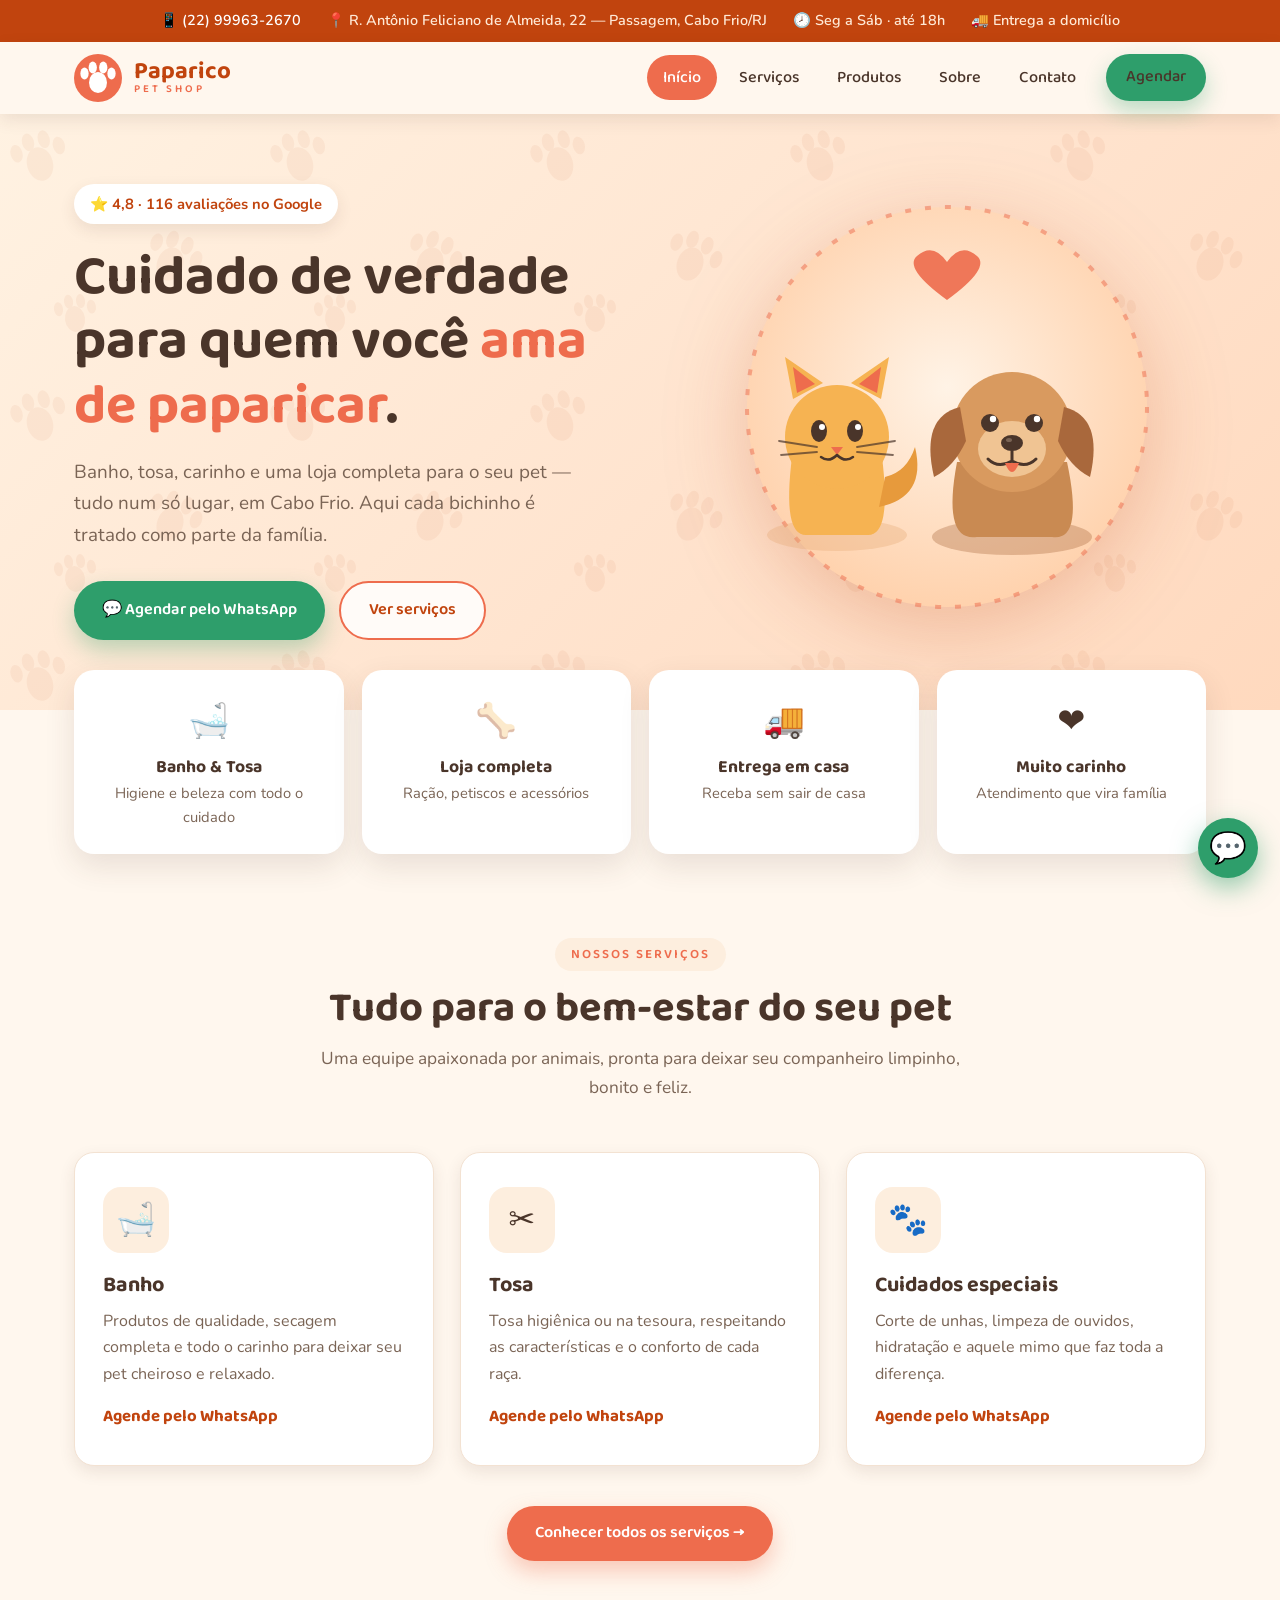
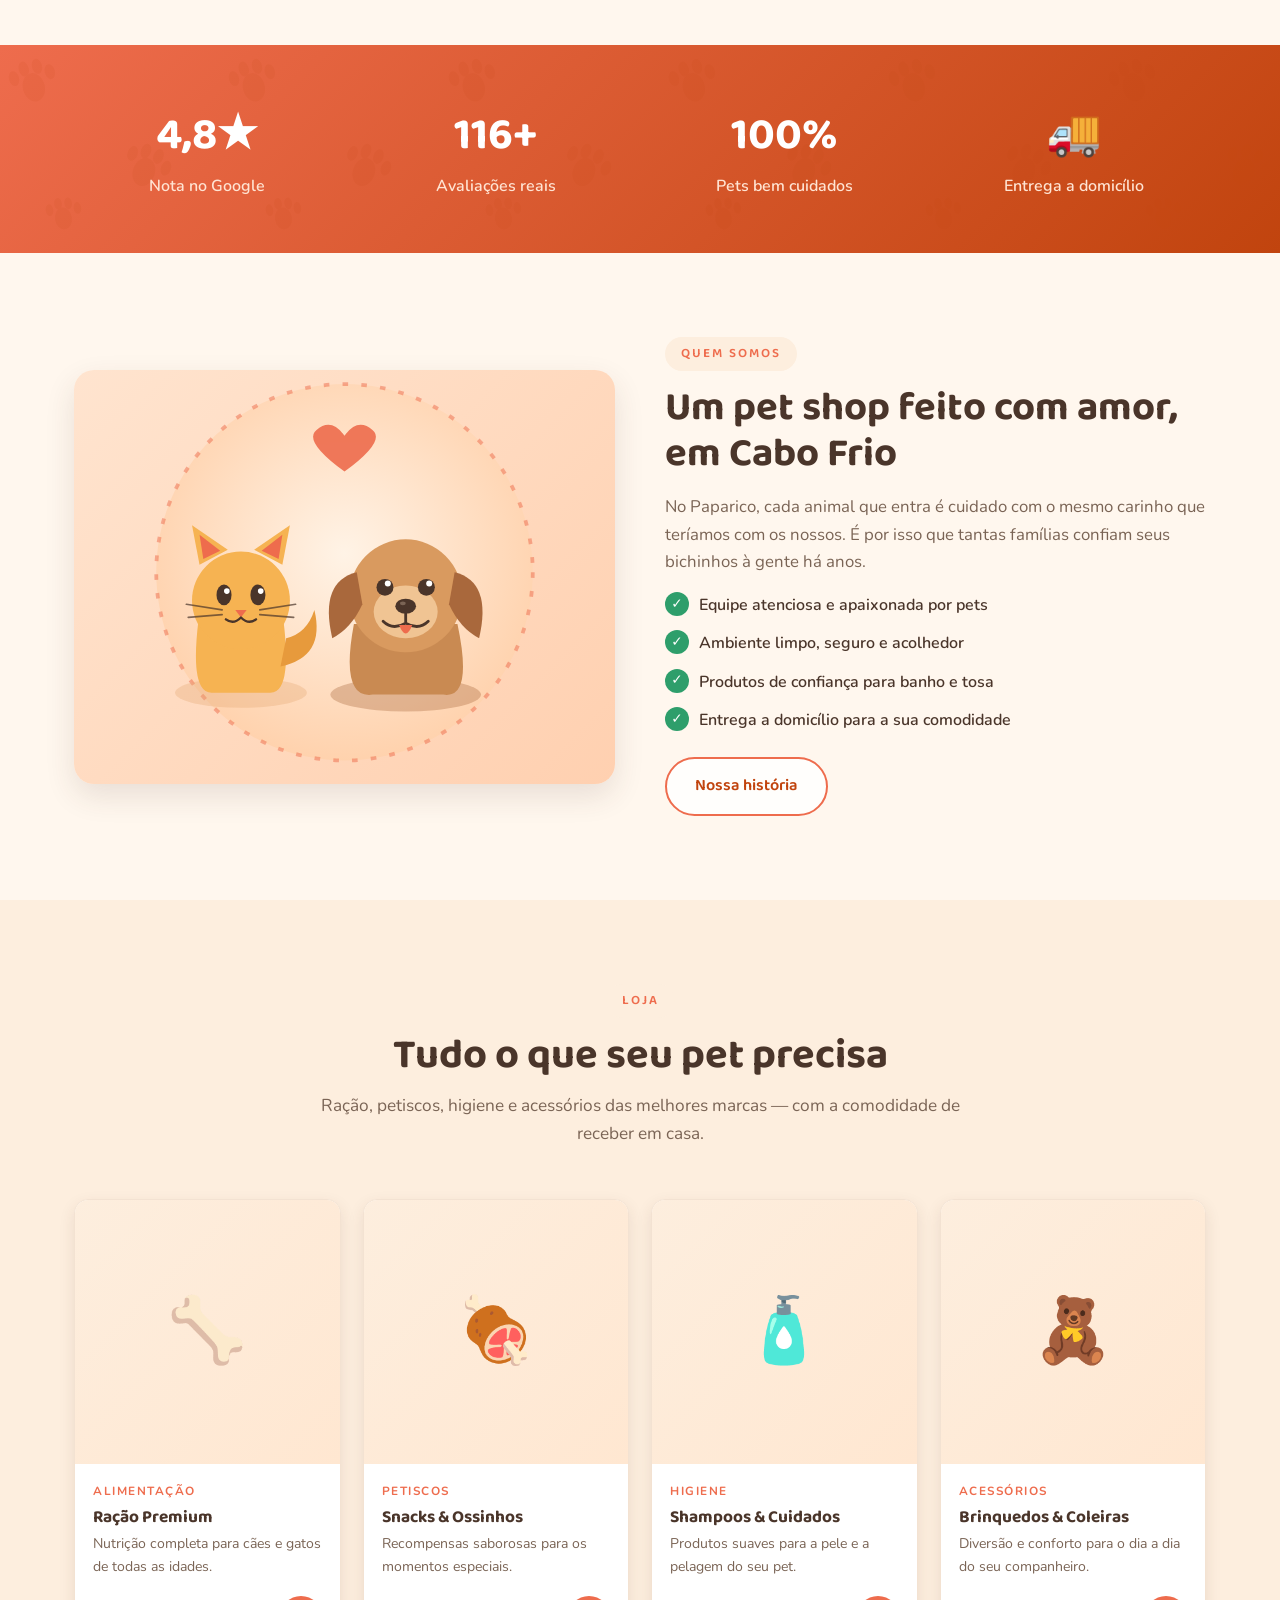
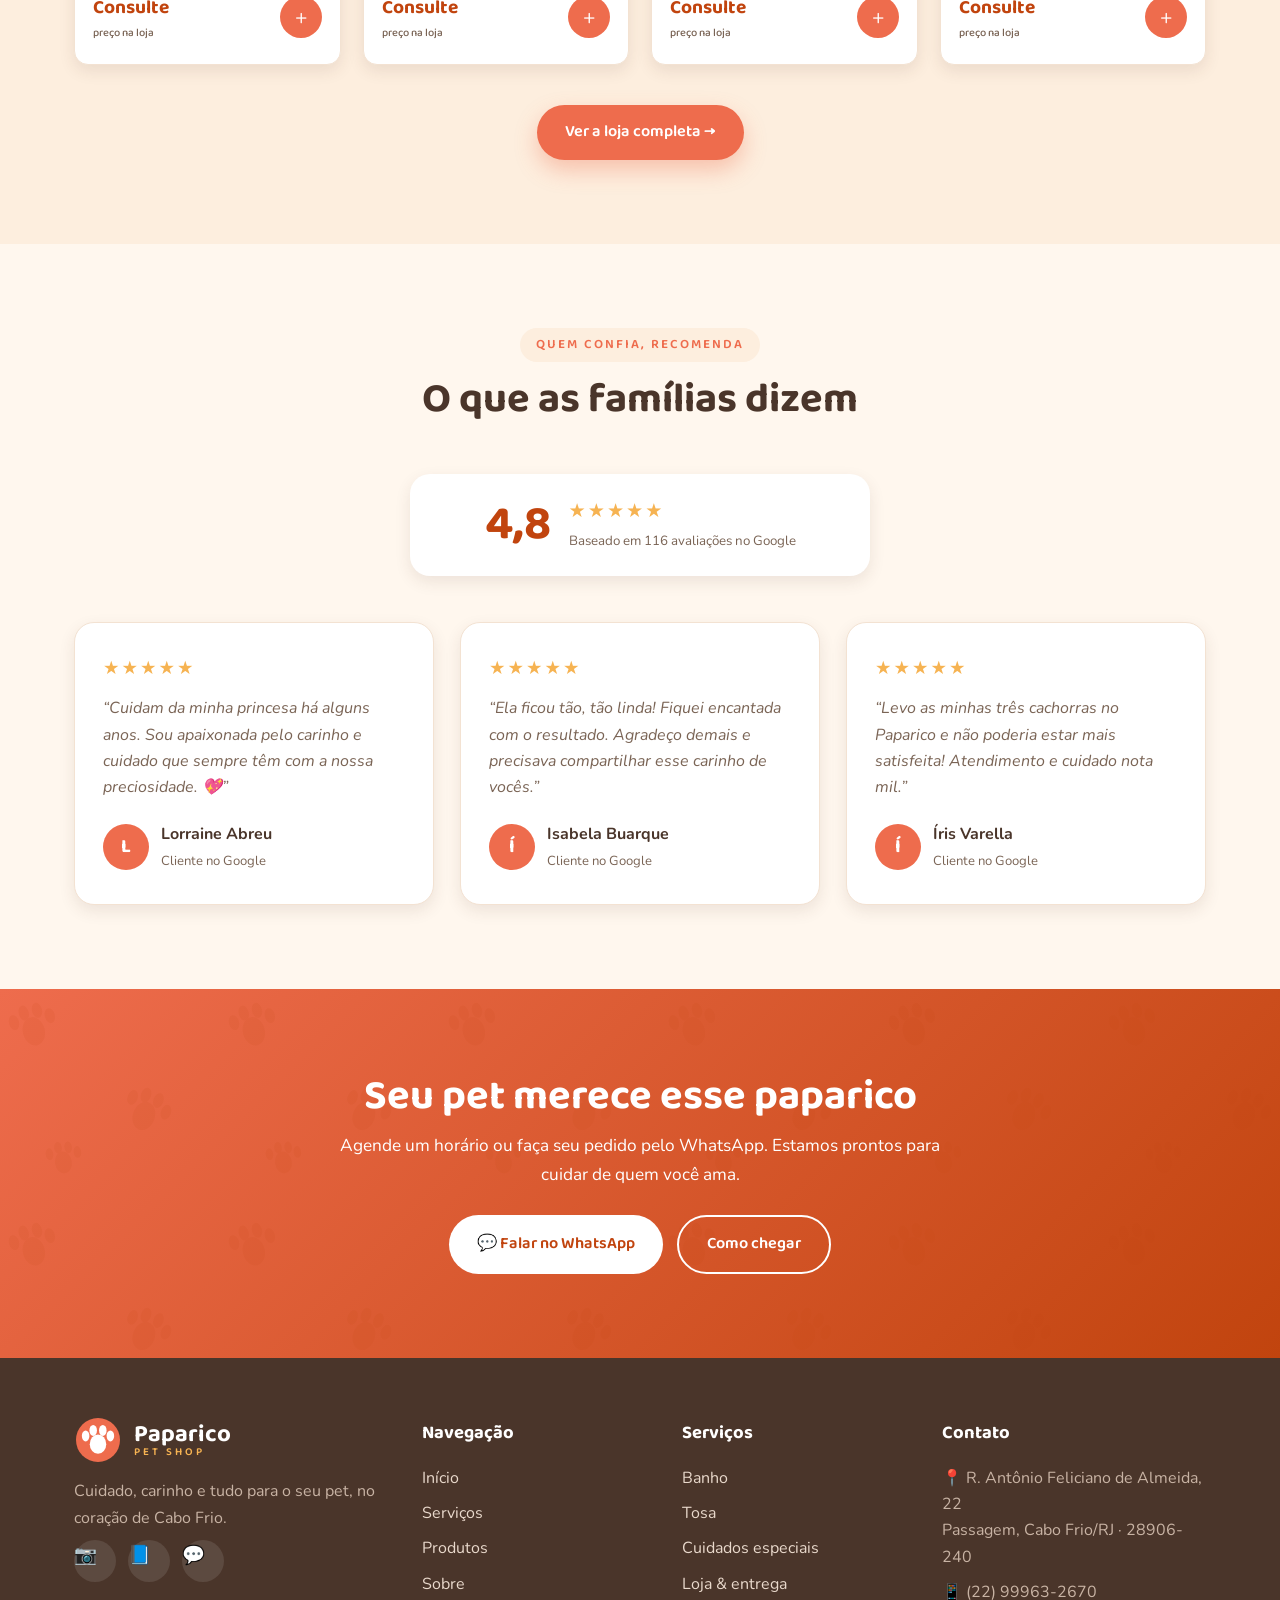
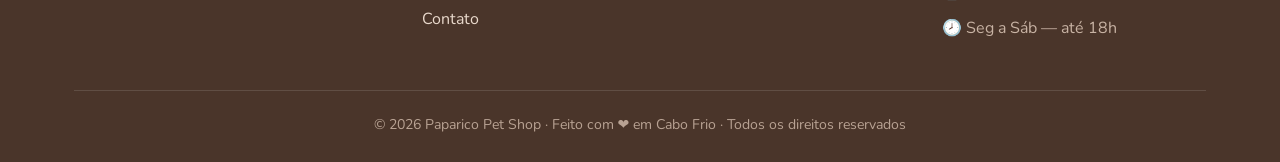
<file: index.html>
<!DOCTYPE html>
<html lang="pt-BR">
<head>
<meta charset="UTF-8">
<meta name="viewport" content="width=device-width, initial-scale=1.0">
<title>Paparico Pet Shop — Banho, Tosa e Loja em Cabo Frio</title>
<meta name="description" content="Paparico Pet Shop em Cabo Frio (RJ): banho, tosa, cuidados especiais e loja com tudo para o seu pet. Nota 4,8 no Google. Entrega a domicílio. Agende pelo WhatsApp.">
<link rel="preconnect" href="https://fonts.googleapis.com">
<link rel="preconnect" href="https://fonts.gstatic.com" crossorigin>
<link href="https://fonts.googleapis.com/css2?family=Baloo+2:wght@500;600;700&family=Nunito:wght@400;600;700&display=swap" rel="stylesheet">
<link rel="stylesheet" href="assets/style.css">
</head>
<body>

<!-- Barra superior -->
<div class="topbar">
  <div class="container">
    <a href="https://wa.me/5522999632670" target="_blank" rel="noopener">📱 (22) 99963-2670</a>
    <span class="addr">📍 R. Antônio Feliciano de Almeida, 22 — Passagem, Cabo Frio/RJ</span>
    <span>🕗 Seg a Sáb · até 18h</span>
    <span>🚚 Entrega a domicílio</span>
  </div>
</div>

<!-- Navegação -->
<header class="nav">
  <div class="nav-inner">
    <a href="index.html" class="logo">
      <svg class="logo-mark" viewBox="0 0 64 64" xmlns="http://www.w3.org/2000/svg">
        <circle cx="32" cy="32" r="32" fill="#ee6c4d"/>
        <g fill="#fff">
          <ellipse cx="32" cy="38" rx="12" ry="14"/>
          <ellipse cx="14" cy="26" rx="5.5" ry="8"/>
          <ellipse cx="25" cy="18" rx="5.5" ry="8"/>
          <ellipse cx="39" cy="18" rx="5.5" ry="8"/>
          <ellipse cx="50" cy="26" rx="5.5" ry="8"/>
        </g>
      </svg>
      <span class="logo-text">Paparico<span>PET SHOP</span></span>
    </a>
    <nav>
      <ul class="nav-links" id="navLinks">
        <li><a href="index.html" class="active">Início</a></li>
        <li><a href="servicos.html">Serviços</a></li>
        <li><a href="produtos.html">Produtos</a></li>
        <li><a href="sobre.html">Sobre</a></li>
        <li><a href="contato.html">Contato</a></li>
        <li class="nav-cta"><a href="https://wa.me/5522999632670" target="_blank" rel="noopener" class="btn btn-whats" style="padding:10px 20px;">Agendar</a></li>
      </ul>
    </nav>
    <button class="nav-toggle" id="navToggle" aria-label="Abrir menu"><span></span><span></span><span></span></button>
  </div>
</header>

<!-- Hero -->
<section class="hero">
  <div class="container">
    <div class="hero-text reveal">
      <span class="hero-badge">⭐ 4,8 · 116 avaliações no Google</span>
      <h1>Cuidado de verdade para quem você <span class="accent">ama de paparicar</span>.</h1>
      <p class="lead">Banho, tosa, carinho e uma loja completa para o seu pet — tudo num só lugar, em Cabo Frio. Aqui cada bichinho é tratado como parte da família.</p>
      <div class="hero-actions">
        <a href="https://wa.me/5522999632670" target="_blank" rel="noopener" class="btn btn-whats">💬 Agendar pelo WhatsApp</a>
        <a href="servicos.html" class="btn btn-ghost">Ver serviços</a>
      </div>
    </div>
    <div class="hero-visual reveal">
      <img class="blob" src="assets/hero-pets.svg" alt="Ilustração de um cachorro e um gato felizes">
    </div>
  </div>
</section>

<!-- Cards rápidos -->
<div class="container">
  <div class="quick">
    <div class="card reveal"><div class="ic">🛁</div><h4>Banho & Tosa</h4><p>Higiene e beleza com todo o cuidado</p></div>
    <div class="card reveal"><div class="ic">🦴</div><h4>Loja completa</h4><p>Ração, petiscos e acessórios</p></div>
    <div class="card reveal"><div class="ic">🚚</div><h4>Entrega em casa</h4><p>Receba sem sair de casa</p></div>
    <div class="card reveal"><div class="ic">❤️</div><h4>Muito carinho</h4><p>Atendimento que vira família</p></div>
  </div>
</div>

<!-- Serviços -->
<section class="section">
  <div class="container">
    <div class="sec-head reveal">
      <span class="kicker">Nossos serviços</span>
      <h2>Tudo para o bem-estar do seu pet</h2>
      <p>Uma equipe apaixonada por animais, pronta para deixar seu companheiro limpinho, bonito e feliz.</p>
    </div>
    <div class="grid-3">
      <div class="service-card reveal">
        <div class="icon-wrap">🛁</div>
        <h3>Banho</h3>
        <p>Produtos de qualidade, secagem completa e todo o carinho para deixar seu pet cheiroso e relaxado.</p>
        <span class="price">Agende pelo WhatsApp</span>
      </div>
      <div class="service-card reveal">
        <div class="icon-wrap">✂️</div>
        <h3>Tosa</h3>
        <p>Tosa higiênica ou na tesoura, respeitando as características e o conforto de cada raça.</p>
        <span class="price">Agende pelo WhatsApp</span>
      </div>
      <div class="service-card reveal">
        <div class="icon-wrap">🐾</div>
        <h3>Cuidados especiais</h3>
        <p>Corte de unhas, limpeza de ouvidos, hidratação e aquele mimo que faz toda a diferença.</p>
        <span class="price">Agende pelo WhatsApp</span>
      </div>
    </div>
    <div style="text-align:center;margin-top:40px;" class="reveal">
      <a href="servicos.html" class="btn btn-primary">Conhecer todos os serviços →</a>
    </div>
  </div>
</section>

<!-- Faixa de números -->
<section class="band section-sm">
  <div class="container">
    <div class="stats">
      <div class="reveal"><div class="num">4,8★</div><div class="lbl">Nota no Google</div></div>
      <div class="reveal"><div class="num">116+</div><div class="lbl">Avaliações reais</div></div>
      <div class="reveal"><div class="num">100%</div><div class="lbl">Pets bem cuidados</div></div>
      <div class="reveal"><div class="num">🚚</div><div class="lbl">Entrega a domicílio</div></div>
    </div>
  </div>
</section>

<!-- Sobre resumo -->
<section class="section">
  <div class="container split">
    <div class="media reveal">
      <img src="assets/hero-pets.svg" alt="Pets felizes no Paparico" style="max-width:80%;">
    </div>
    <div class="reveal">
      <span class="kicker" style="display:inline-block;font-family:'Baloo 2',sans-serif;font-weight:600;letter-spacing:2px;text-transform:uppercase;font-size:.82rem;color:var(--coral);background:var(--creme-2);padding:6px 16px;border-radius:50px;margin-bottom:14px;">Quem somos</span>
      <h2>Um pet shop feito com amor, em Cabo Frio</h2>
      <p>No Paparico, cada animal que entra é cuidado com o mesmo carinho que teríamos com os nossos. É por isso que tantas famílias confiam seus bichinhos à gente há anos.</p>
      <ul class="check-list">
        <li>Equipe atenciosa e apaixonada por pets</li>
        <li>Ambiente limpo, seguro e acolhedor</li>
        <li>Produtos de confiança para banho e tosa</li>
        <li>Entrega a domicílio para a sua comodidade</li>
      </ul>
      <div style="margin-top:24px;">
        <a href="sobre.html" class="btn btn-ghost">Nossa história</a>
      </div>
    </div>
  </div>
</section>

<!-- Produtos destaque -->
<section class="section" style="background:var(--creme-2);">
  <div class="container">
    <div class="sec-head reveal">
      <span class="kicker">Loja</span>
      <h2>Tudo o que seu pet precisa</h2>
      <p>Ração, petiscos, higiene e acessórios das melhores marcas — com a comodidade de receber em casa.</p>
    </div>
    <div class="grid-4">
      <div class="prod-card reveal">
        <div class="prod-thumb">🦴</div>
        <div class="prod-body">
          <span class="prod-cat">Alimentação</span>
          <h3>Ração Premium</h3>
          <p>Nutrição completa para cães e gatos de todas as idades.</p>
          <div class="prod-foot"><span class="prod-price">Consulte<small>preço na loja</small></span><a href="https://wa.me/5522999632670" target="_blank" rel="noopener" class="mini-btn" aria-label="Pedir no WhatsApp">+</a></div>
        </div>
      </div>
      <div class="prod-card reveal">
        <div class="prod-thumb">🍖</div>
        <div class="prod-body">
          <span class="prod-cat">Petiscos</span>
          <h3>Snacks & Ossinhos</h3>
          <p>Recompensas saborosas para os momentos especiais.</p>
          <div class="prod-foot"><span class="prod-price">Consulte<small>preço na loja</small></span><a href="https://wa.me/5522999632670" target="_blank" rel="noopener" class="mini-btn" aria-label="Pedir no WhatsApp">+</a></div>
        </div>
      </div>
      <div class="prod-card reveal">
        <div class="prod-thumb">🧴</div>
        <div class="prod-body">
          <span class="prod-cat">Higiene</span>
          <h3>Shampoos & Cuidados</h3>
          <p>Produtos suaves para a pele e a pelagem do seu pet.</p>
          <div class="prod-foot"><span class="prod-price">Consulte<small>preço na loja</small></span><a href="https://wa.me/5522999632670" target="_blank" rel="noopener" class="mini-btn" aria-label="Pedir no WhatsApp">+</a></div>
        </div>
      </div>
      <div class="prod-card reveal">
        <div class="prod-thumb">🧸</div>
        <div class="prod-body">
          <span class="prod-cat">Acessórios</span>
          <h3>Brinquedos & Coleiras</h3>
          <p>Diversão e conforto para o dia a dia do seu companheiro.</p>
          <div class="prod-foot"><span class="prod-price">Consulte<small>preço na loja</small></span><a href="https://wa.me/5522999632670" target="_blank" rel="noopener" class="mini-btn" aria-label="Pedir no WhatsApp">+</a></div>
        </div>
      </div>
    </div>
    <div style="text-align:center;margin-top:40px;" class="reveal">
      <a href="produtos.html" class="btn btn-primary">Ver a loja completa →</a>
    </div>
  </div>
</section>

<!-- Avaliações -->
<section class="section">
  <div class="container">
    <div class="sec-head reveal">
      <span class="kicker">Quem confia, recomenda</span>
      <h2>O que as famílias dizem</h2>
    </div>
    <div class="rating-hero reveal">
      <div class="big">4,8</div>
      <div>
        <div class="stars">★★★★★</div>
        <small>Baseado em 116 avaliações no Google</small>
      </div>
    </div>
    <div class="grid-3">
      <div class="review-card reveal">
        <div class="stars">★★★★★</div>
        <p>“Cuidam da minha princesa há alguns anos. Sou apaixonada pelo carinho e cuidado que sempre têm com a nossa preciosidade. 💖”</p>
        <div class="who"><div class="avatar">L</div><div><strong>Lorraine Abreu</strong><span>Cliente no Google</span></div></div>
      </div>
      <div class="review-card reveal">
        <div class="stars">★★★★★</div>
        <p>“Ela ficou tão, tão linda! Fiquei encantada com o resultado. Agradeço demais e precisava compartilhar esse carinho de vocês.”</p>
        <div class="who"><div class="avatar">Í</div><div><strong>Isabela Buarque</strong><span>Cliente no Google</span></div></div>
      </div>
      <div class="review-card reveal">
        <div class="stars">★★★★★</div>
        <p>“Levo as minhas três cachorras no Paparico e não poderia estar mais satisfeita! Atendimento e cuidado nota mil.”</p>
        <div class="who"><div class="avatar">Í</div><div><strong>Íris Varella</strong><span>Cliente no Google</span></div></div>
      </div>
    </div>
  </div>
</section>

<!-- CTA final -->
<section class="band section">
  <div class="container" style="text-align:center;">
    <div class="sec-head light reveal" style="margin-bottom:26px;">
      <h2>Seu pet merece esse paparico</h2>
      <p>Agende um horário ou faça seu pedido pelo WhatsApp. Estamos prontos para cuidar de quem você ama.</p>
    </div>
    <div class="reveal" style="display:flex;gap:14px;justify-content:center;flex-wrap:wrap;">
      <a href="https://wa.me/5522999632670" target="_blank" rel="noopener" class="btn" style="background:#fff;color:var(--terracota);">💬 Falar no WhatsApp</a>
      <a href="contato.html" class="btn btn-ghost" style="background:transparent;color:#fff;border-color:#fff;">Como chegar</a>
    </div>
  </div>
</section>

<!-- Rodapé -->
<footer class="site-foot">
  <div class="container">
    <div class="cols">
      <div>
        <div class="foot-logo">
          <svg class="logo-mark" viewBox="0 0 64 64" xmlns="http://www.w3.org/2000/svg" style="width:44px;height:44px;">
            <circle cx="32" cy="32" r="32" fill="#ee6c4d"/>
            <g fill="#fff"><ellipse cx="32" cy="38" rx="12" ry="14"/><ellipse cx="14" cy="26" rx="5.5" ry="8"/><ellipse cx="25" cy="18" rx="5.5" ry="8"/><ellipse cx="39" cy="18" rx="5.5" ry="8"/><ellipse cx="50" cy="26" rx="5.5" ry="8"/></g>
          </svg>
          <span class="logo-text">Paparico<span>PET SHOP</span></span>
        </div>
        <p>Cuidado, carinho e tudo para o seu pet, no coração de Cabo Frio.</p>
        <div class="socials">
          <a href="https://instagram.com/paparicopetshop" target="_blank" rel="noopener" aria-label="Instagram">📷</a>
          <a href="https://facebook.com" target="_blank" rel="noopener" aria-label="Facebook">📘</a>
          <a href="https://wa.me/5522999632670" target="_blank" rel="noopener" aria-label="WhatsApp">💬</a>
        </div>
      </div>
      <div>
        <h5>Navegação</h5>
        <a href="index.html">Início</a>
        <a href="servicos.html">Serviços</a>
        <a href="produtos.html">Produtos</a>
        <a href="sobre.html">Sobre</a>
        <a href="contato.html">Contato</a>
      </div>
      <div>
        <h5>Serviços</h5>
        <a href="servicos.html">Banho</a>
        <a href="servicos.html">Tosa</a>
        <a href="servicos.html">Cuidados especiais</a>
        <a href="produtos.html">Loja & entrega</a>
      </div>
      <div>
        <h5>Contato</h5>
        <p>📍 R. Antônio Feliciano de Almeida, 22<br>Passagem, Cabo Frio/RJ · 28906-240</p>
        <p>📱 (22) 99963-2670</p>
        <p>🕗 Seg a Sáb — até 18h</p>
      </div>
    </div>
    <div class="foot-bottom">
      © 2026 Paparico Pet Shop · Feito com ❤️ em Cabo Frio · Todos os direitos reservados
    </div>
  </div>
</footer>

<a href="https://wa.me/5522999632670" target="_blank" rel="noopener" class="wa-float" aria-label="WhatsApp">💬</a>

<script src="assets/main.js"></script>
</body>
</html>
</file>
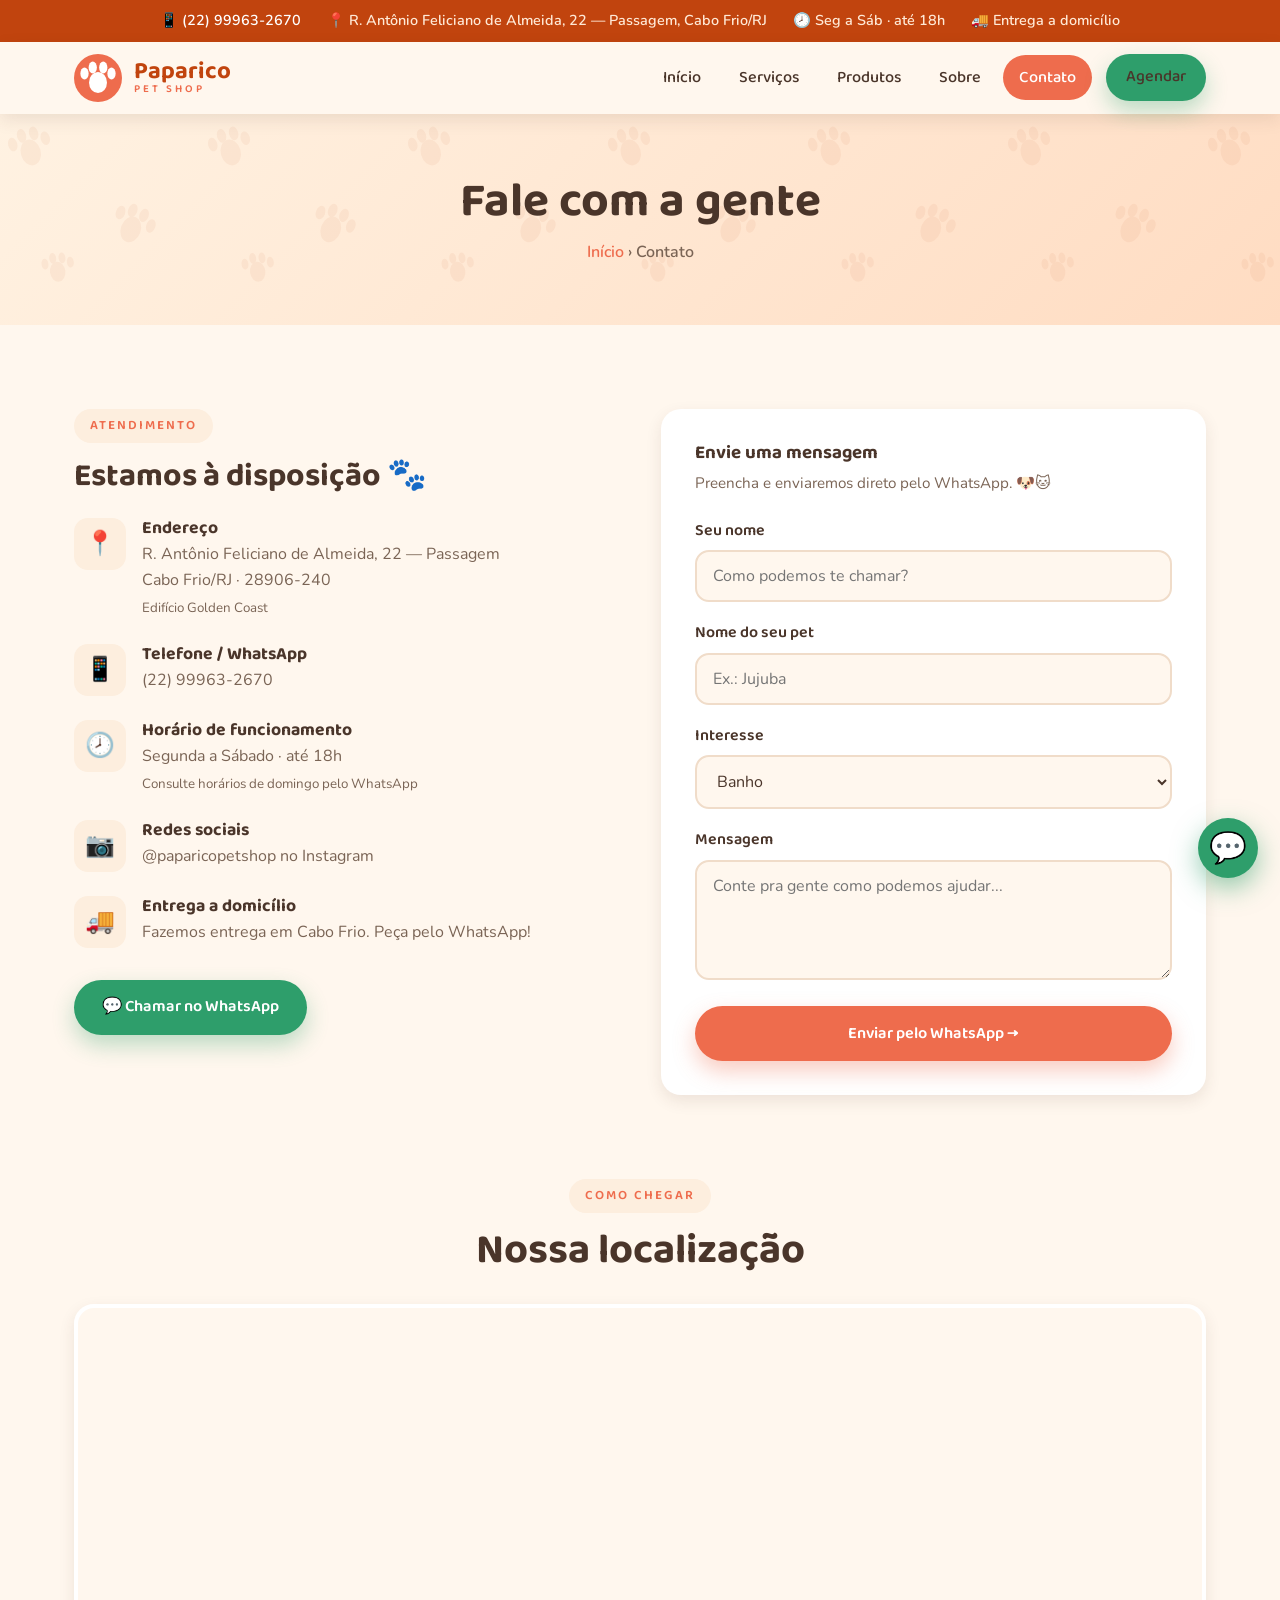
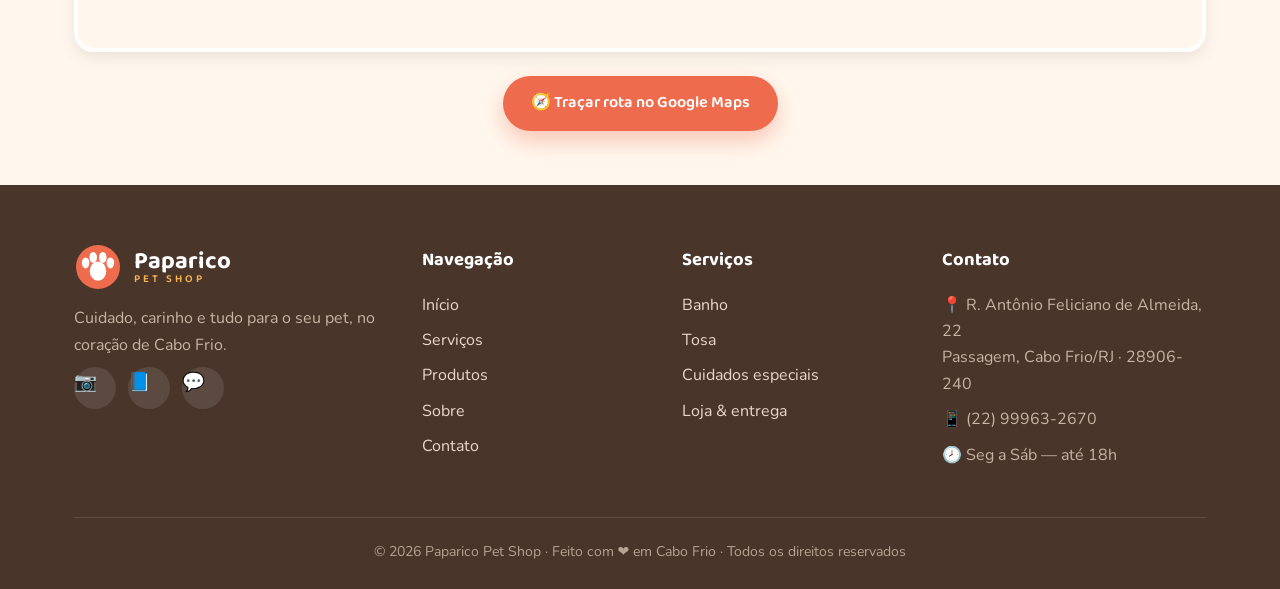
<file: contato.html>
<!DOCTYPE html>
<html lang="pt-BR">
<head>
<meta charset="UTF-8">
<meta name="viewport" content="width=device-width, initial-scale=1.0">
<title>Contato — Paparico Pet Shop | Cabo Frio</title>
<meta name="description" content="Fale com o Paparico Pet Shop em Cabo Frio (RJ). Endereço, telefone, WhatsApp, horário de funcionamento e localização no mapa.">
<link rel="preconnect" href="https://fonts.googleapis.com">
<link rel="preconnect" href="https://fonts.gstatic.com" crossorigin>
<link href="https://fonts.googleapis.com/css2?family=Baloo+2:wght@500;600;700&family=Nunito:wght@400;600;700&display=swap" rel="stylesheet">
<link rel="stylesheet" href="assets/style.css">
</head>
<body>

<div class="topbar">
  <div class="container">
    <a href="https://wa.me/5522999632670" target="_blank" rel="noopener">📱 (22) 99963-2670</a>
    <span class="addr">📍 R. Antônio Feliciano de Almeida, 22 — Passagem, Cabo Frio/RJ</span>
    <span>🕗 Seg a Sáb · até 18h</span>
    <span>🚚 Entrega a domicílio</span>
  </div>
</div>

<header class="nav">
  <div class="nav-inner">
    <a href="index.html" class="logo">
      <svg class="logo-mark" viewBox="0 0 64 64" xmlns="http://www.w3.org/2000/svg">
        <circle cx="32" cy="32" r="32" fill="#ee6c4d"/>
        <g fill="#fff"><ellipse cx="32" cy="38" rx="12" ry="14"/><ellipse cx="14" cy="26" rx="5.5" ry="8"/><ellipse cx="25" cy="18" rx="5.5" ry="8"/><ellipse cx="39" cy="18" rx="5.5" ry="8"/><ellipse cx="50" cy="26" rx="5.5" ry="8"/></g>
      </svg>
      <span class="logo-text">Paparico<span>PET SHOP</span></span>
    </a>
    <nav>
      <ul class="nav-links" id="navLinks">
        <li><a href="index.html">Início</a></li>
        <li><a href="servicos.html">Serviços</a></li>
        <li><a href="produtos.html">Produtos</a></li>
        <li><a href="sobre.html">Sobre</a></li>
        <li><a href="contato.html" class="active">Contato</a></li>
        <li class="nav-cta"><a href="https://wa.me/5522999632670" target="_blank" rel="noopener" class="btn btn-whats" style="padding:10px 20px;">Agendar</a></li>
      </ul>
    </nav>
    <button class="nav-toggle" id="navToggle" aria-label="Abrir menu"><span></span><span></span><span></span></button>
  </div>
</header>

<section class="page-hero">
  <div class="container">
    <h1>Fale com a gente</h1>
    <p class="crumbs"><a href="index.html">Início</a> › Contato</p>
  </div>
</section>

<section class="section">
  <div class="container">
    <div class="contact-grid">
      <!-- Infos -->
      <div class="reveal">
        <span style="display:inline-block;font-family:'Baloo 2',sans-serif;font-weight:600;letter-spacing:2px;text-transform:uppercase;font-size:.82rem;color:var(--coral);background:var(--creme-2);padding:6px 16px;border-radius:50px;margin-bottom:16px;">Atendimento</span>
        <h2 style="font-size:2rem;margin-bottom:22px;">Estamos à disposição 🐾</h2>

        <div class="info-item">
          <div class="ic">📍</div>
          <div>
            <h4>Endereço</h4>
            <p>R. Antônio Feliciano de Almeida, 22 — Passagem<br>Cabo Frio/RJ · 28906-240<br><small>Edifício Golden Coast</small></p>
          </div>
        </div>
        <div class="info-item">
          <div class="ic">📱</div>
          <div>
            <h4>Telefone / WhatsApp</h4>
            <p><a href="https://wa.me/5522999632670" target="_blank" rel="noopener">(22) 99963-2670</a></p>
          </div>
        </div>
        <div class="info-item">
          <div class="ic">🕗</div>
          <div>
            <h4>Horário de funcionamento</h4>
            <p>Segunda a Sábado · até 18h<br><small>Consulte horários de domingo pelo WhatsApp</small></p>
          </div>
        </div>
        <div class="info-item">
          <div class="ic">📷</div>
          <div>
            <h4>Redes sociais</h4>
            <p><a href="https://instagram.com/paparicopetshop" target="_blank" rel="noopener">@paparicopetshop</a> no Instagram</p>
          </div>
        </div>
        <div class="info-item">
          <div class="ic">🚚</div>
          <div>
            <h4>Entrega a domicílio</h4>
            <p>Fazemos entrega em Cabo Frio. Peça pelo WhatsApp!</p>
          </div>
        </div>

        <a href="https://wa.me/5522999632670" target="_blank" rel="noopener" class="btn btn-whats" style="margin-top:8px;">💬 Chamar no WhatsApp</a>
      </div>

      <!-- Formulário -->
      <div class="reveal">
        <form class="contact-form" id="contactForm">
          <h3 style="margin-bottom:6px;">Envie uma mensagem</h3>
          <p style="color:var(--marrom-claro);margin-bottom:22px;font-size:.95rem;">Preencha e enviaremos direto pelo WhatsApp. 🐶🐱</p>
          <div class="field">
            <label for="nome">Seu nome</label>
            <input type="text" id="nome" name="nome" placeholder="Como podemos te chamar?" required>
          </div>
          <div class="field">
            <label for="pet">Nome do seu pet</label>
            <input type="text" id="pet" name="pet" placeholder="Ex.: Jujuba">
          </div>
          <div class="field">
            <label for="servico">Interesse</label>
            <select id="servico" name="servico">
              <option>Banho</option>
              <option>Tosa</option>
              <option>Banho e tosa</option>
              <option>Cuidados especiais</option>
              <option>Produtos / Loja</option>
              <option>Entrega a domicílio</option>
              <option>Outro</option>
            </select>
          </div>
          <div class="field">
            <label for="mensagem">Mensagem</label>
            <textarea id="mensagem" name="mensagem" placeholder="Conte pra gente como podemos ajudar..."></textarea>
          </div>
          <button type="submit" class="btn btn-primary" style="width:100%;justify-content:center;">Enviar pelo WhatsApp →</button>
        </form>
      </div>
    </div>
  </div>
</section>

<!-- Mapa -->
<section class="section-sm" style="padding-top:0;">
  <div class="container">
    <div class="sec-head reveal" style="margin-bottom:30px;">
      <span class="kicker">Como chegar</span>
      <h2>Nossa localização</h2>
    </div>
    <div class="map-embed reveal">
      <iframe
        src="https://www.google.com/maps?q=R.+Ant%C3%B4nio+Feliciano+de+Almeida,+22+-+Passagem,+Cabo+Frio+-+RJ,+28906-240&output=embed"
        loading="lazy" referrerpolicy="no-referrer-when-downgrade" title="Mapa Paparico Pet Shop"></iframe>
    </div>
    <div style="text-align:center;margin-top:24px;" class="reveal">
      <a href="https://www.google.com/maps/dir/?api=1&destination=R.+Ant%C3%B4nio+Feliciano+de+Almeida,+22+-+Passagem,+Cabo+Frio+-+RJ,+28906-240" target="_blank" rel="noopener" class="btn btn-primary">🧭 Traçar rota no Google Maps</a>
    </div>
  </div>
</section>

<footer class="site-foot">
  <div class="container">
    <div class="cols">
      <div>
        <div class="foot-logo">
          <svg class="logo-mark" viewBox="0 0 64 64" xmlns="http://www.w3.org/2000/svg" style="width:44px;height:44px;">
            <circle cx="32" cy="32" r="32" fill="#ee6c4d"/>
            <g fill="#fff"><ellipse cx="32" cy="38" rx="12" ry="14"/><ellipse cx="14" cy="26" rx="5.5" ry="8"/><ellipse cx="25" cy="18" rx="5.5" ry="8"/><ellipse cx="39" cy="18" rx="5.5" ry="8"/><ellipse cx="50" cy="26" rx="5.5" ry="8"/></g>
          </svg>
          <span class="logo-text">Paparico<span>PET SHOP</span></span>
        </div>
        <p>Cuidado, carinho e tudo para o seu pet, no coração de Cabo Frio.</p>
        <div class="socials">
          <a href="https://instagram.com/paparicopetshop" target="_blank" rel="noopener" aria-label="Instagram">📷</a>
          <a href="https://facebook.com" target="_blank" rel="noopener" aria-label="Facebook">📘</a>
          <a href="https://wa.me/5522999632670" target="_blank" rel="noopener" aria-label="WhatsApp">💬</a>
        </div>
      </div>
      <div>
        <h5>Navegação</h5>
        <a href="index.html">Início</a><a href="servicos.html">Serviços</a><a href="produtos.html">Produtos</a><a href="sobre.html">Sobre</a><a href="contato.html">Contato</a>
      </div>
      <div>
        <h5>Serviços</h5>
        <a href="servicos.html">Banho</a><a href="servicos.html">Tosa</a><a href="servicos.html">Cuidados especiais</a><a href="produtos.html">Loja & entrega</a>
      </div>
      <div>
        <h5>Contato</h5>
        <p>📍 R. Antônio Feliciano de Almeida, 22<br>Passagem, Cabo Frio/RJ · 28906-240</p>
        <p>📱 (22) 99963-2670</p>
        <p>🕗 Seg a Sáb — até 18h</p>
      </div>
    </div>
    <div class="foot-bottom">© 2026 Paparico Pet Shop · Feito com ❤️ em Cabo Frio · Todos os direitos reservados</div>
  </div>
</footer>

<a href="https://wa.me/5522999632670" target="_blank" rel="noopener" class="wa-float" aria-label="WhatsApp">💬</a>
<script src="assets/main.js"></script>
</body>
</html>
</file>
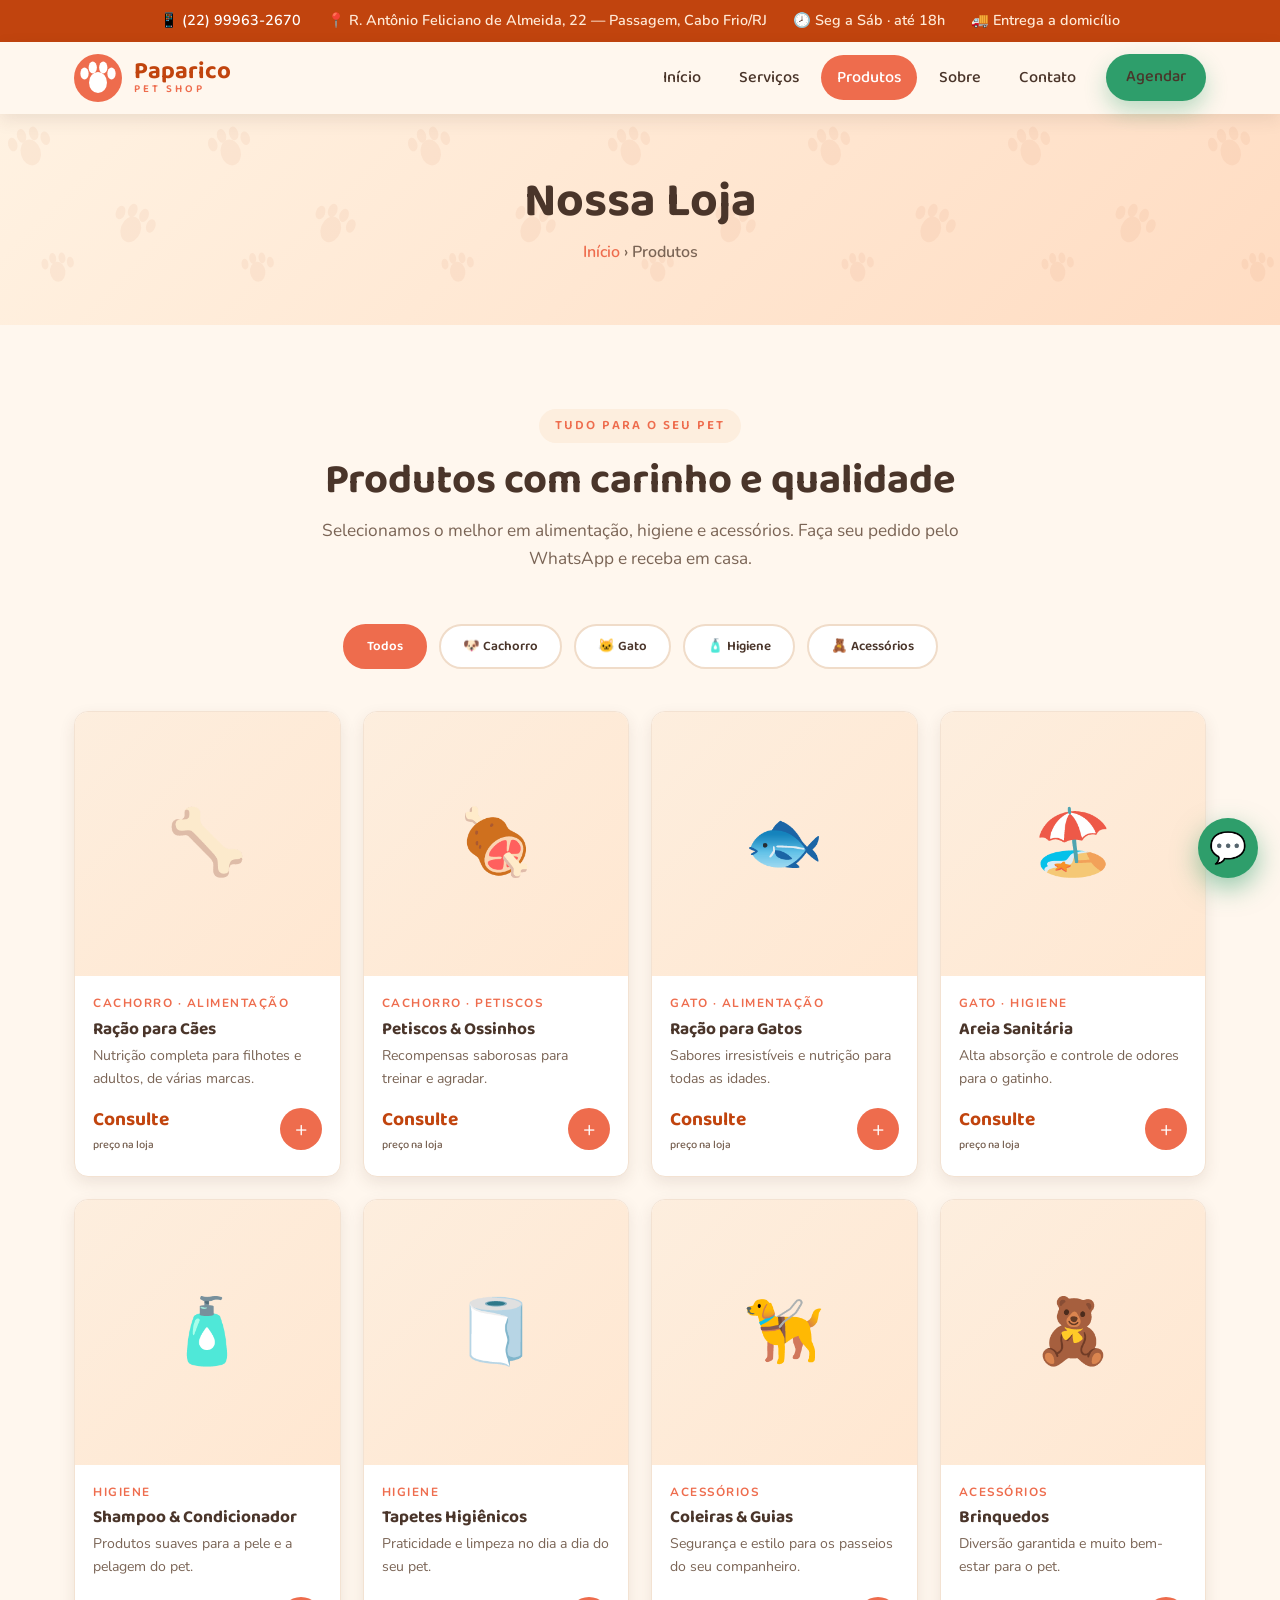
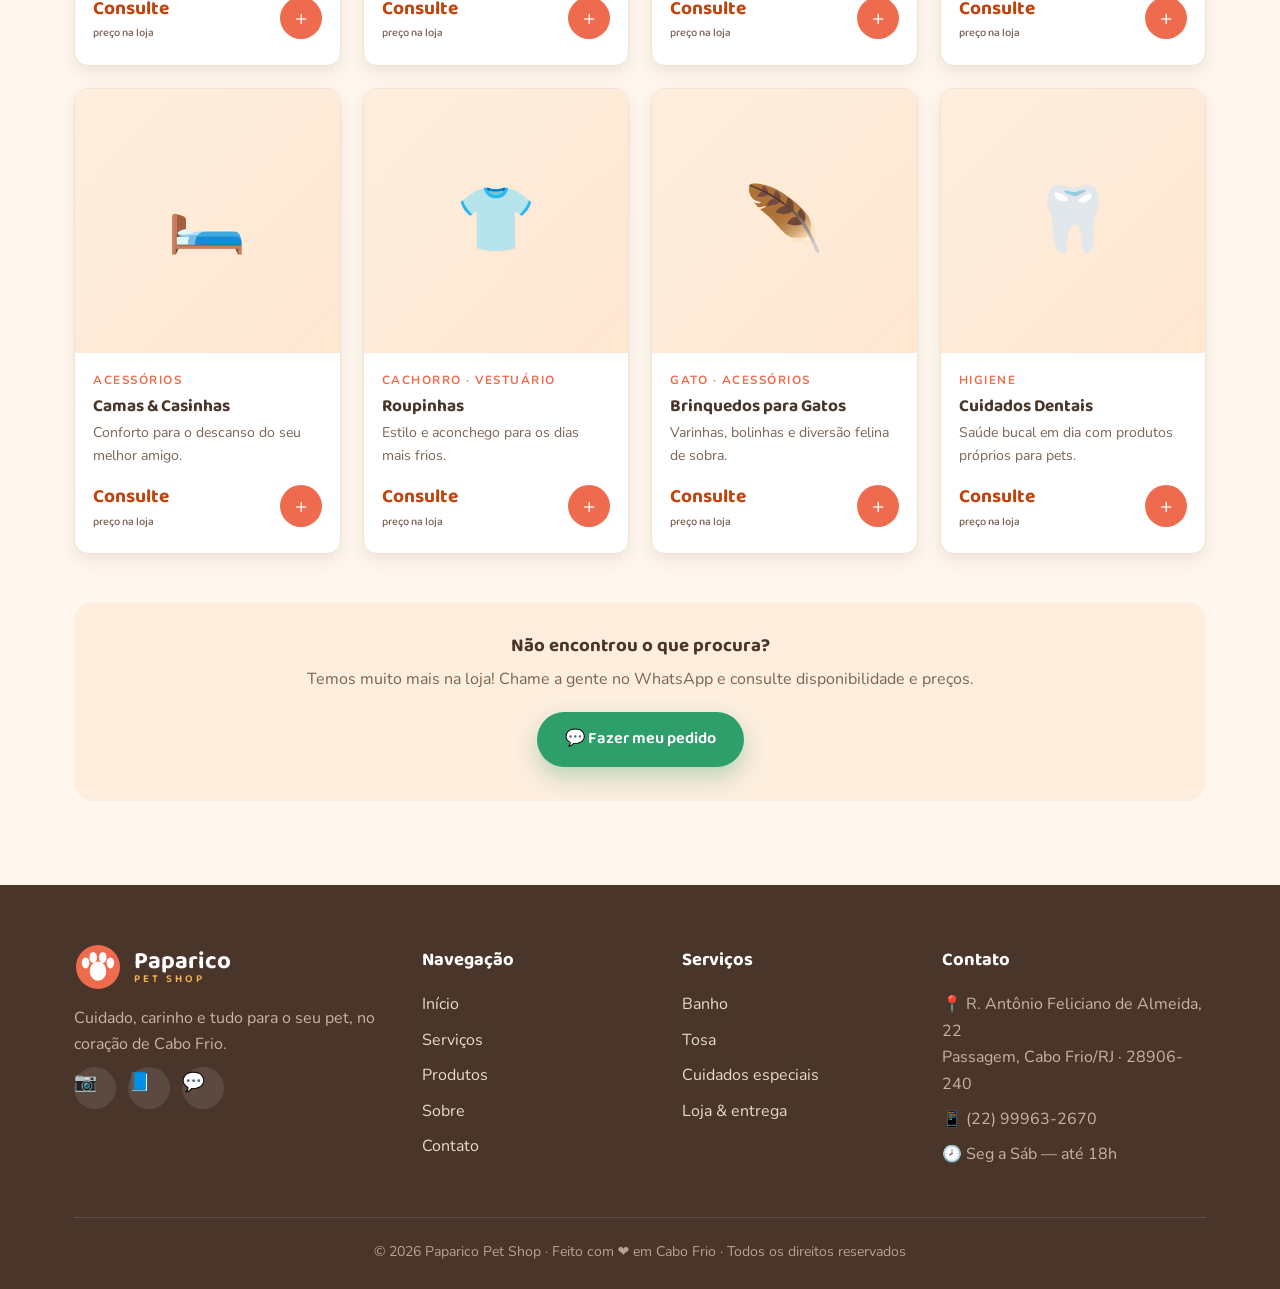
<file: produtos.html>
<!DOCTYPE html>
<html lang="pt-BR">
<head>
<meta charset="UTF-8">
<meta name="viewport" content="width=device-width, initial-scale=1.0">
<title>Produtos — Paparico Pet Shop | Loja para Pets em Cabo Frio</title>
<meta name="description" content="Ração, petiscos, higiene e acessórios para cães e gatos no Paparico Pet Shop, em Cabo Frio. Peça pelo WhatsApp com entrega a domicílio.">
<link rel="preconnect" href="https://fonts.googleapis.com">
<link rel="preconnect" href="https://fonts.gstatic.com" crossorigin>
<link href="https://fonts.googleapis.com/css2?family=Baloo+2:wght@500;600;700&family=Nunito:wght@400;600;700&display=swap" rel="stylesheet">
<link rel="stylesheet" href="assets/style.css">
</head>
<body>

<div class="topbar">
  <div class="container">
    <a href="https://wa.me/5522999632670" target="_blank" rel="noopener">📱 (22) 99963-2670</a>
    <span class="addr">📍 R. Antônio Feliciano de Almeida, 22 — Passagem, Cabo Frio/RJ</span>
    <span>🕗 Seg a Sáb · até 18h</span>
    <span>🚚 Entrega a domicílio</span>
  </div>
</div>

<header class="nav">
  <div class="nav-inner">
    <a href="index.html" class="logo">
      <svg class="logo-mark" viewBox="0 0 64 64" xmlns="http://www.w3.org/2000/svg">
        <circle cx="32" cy="32" r="32" fill="#ee6c4d"/>
        <g fill="#fff"><ellipse cx="32" cy="38" rx="12" ry="14"/><ellipse cx="14" cy="26" rx="5.5" ry="8"/><ellipse cx="25" cy="18" rx="5.5" ry="8"/><ellipse cx="39" cy="18" rx="5.5" ry="8"/><ellipse cx="50" cy="26" rx="5.5" ry="8"/></g>
      </svg>
      <span class="logo-text">Paparico<span>PET SHOP</span></span>
    </a>
    <nav>
      <ul class="nav-links" id="navLinks">
        <li><a href="index.html">Início</a></li>
        <li><a href="servicos.html">Serviços</a></li>
        <li><a href="produtos.html" class="active">Produtos</a></li>
        <li><a href="sobre.html">Sobre</a></li>
        <li><a href="contato.html">Contato</a></li>
        <li class="nav-cta"><a href="https://wa.me/5522999632670" target="_blank" rel="noopener" class="btn btn-whats" style="padding:10px 20px;">Agendar</a></li>
      </ul>
    </nav>
    <button class="nav-toggle" id="navToggle" aria-label="Abrir menu"><span></span><span></span><span></span></button>
  </div>
</header>

<section class="page-hero">
  <div class="container">
    <h1>Nossa Loja</h1>
    <p class="crumbs"><a href="index.html">Início</a> › Produtos</p>
  </div>
</section>

<section class="section">
  <div class="container">
    <div class="sec-head reveal">
      <span class="kicker">Tudo para o seu pet</span>
      <h2>Produtos com carinho e qualidade</h2>
      <p>Selecionamos o melhor em alimentação, higiene e acessórios. Faça seu pedido pelo WhatsApp e receba em casa.</p>
    </div>

    <div class="cat-chips reveal">
      <button class="chip active" data-filter="todos">Todos</button>
      <button class="chip" data-filter="cachorro">🐶 Cachorro</button>
      <button class="chip" data-filter="gato">🐱 Gato</button>
      <button class="chip" data-filter="higiene">🧴 Higiene</button>
      <button class="chip" data-filter="acessorios">🧸 Acessórios</button>
    </div>

    <div class="grid-4">
      <div class="prod-card reveal" data-cat="cachorro">
        <div class="prod-thumb">🦴</div>
        <div class="prod-body"><span class="prod-cat">Cachorro · Alimentação</span><h3>Ração para Cães</h3><p>Nutrição completa para filhotes e adultos, de várias marcas.</p>
        <div class="prod-foot"><span class="prod-price">Consulte<small>preço na loja</small></span><a href="https://wa.me/5522999632670?text=Ol%C3%A1!%20Quero%20saber%20sobre%20a%20ra%C3%A7%C3%A3o%20para%20c%C3%A3es." target="_blank" rel="noopener" class="mini-btn" aria-label="Pedir">+</a></div></div>
      </div>
      <div class="prod-card reveal" data-cat="cachorro">
        <div class="prod-thumb">🍖</div>
        <div class="prod-body"><span class="prod-cat">Cachorro · Petiscos</span><h3>Petiscos & Ossinhos</h3><p>Recompensas saborosas para treinar e agradar.</p>
        <div class="prod-foot"><span class="prod-price">Consulte<small>preço na loja</small></span><a href="https://wa.me/5522999632670?text=Ol%C3%A1!%20Quero%20saber%20sobre%20os%20petiscos." target="_blank" rel="noopener" class="mini-btn" aria-label="Pedir">+</a></div></div>
      </div>
      <div class="prod-card reveal" data-cat="gato">
        <div class="prod-thumb">🐟</div>
        <div class="prod-body"><span class="prod-cat">Gato · Alimentação</span><h3>Ração para Gatos</h3><p>Sabores irresistíveis e nutrição para todas as idades.</p>
        <div class="prod-foot"><span class="prod-price">Consulte<small>preço na loja</small></span><a href="https://wa.me/5522999632670?text=Ol%C3%A1!%20Quero%20saber%20sobre%20a%20ra%C3%A7%C3%A3o%20para%20gatos." target="_blank" rel="noopener" class="mini-btn" aria-label="Pedir">+</a></div></div>
      </div>
      <div class="prod-card reveal" data-cat="gato">
        <div class="prod-thumb">🏖️</div>
        <div class="prod-body"><span class="prod-cat">Gato · Higiene</span><h3>Areia Sanitária</h3><p>Alta absorção e controle de odores para o gatinho.</p>
        <div class="prod-foot"><span class="prod-price">Consulte<small>preço na loja</small></span><a href="https://wa.me/5522999632670?text=Ol%C3%A1!%20Quero%20saber%20sobre%20a%20areia%20sanit%C3%A1ria." target="_blank" rel="noopener" class="mini-btn" aria-label="Pedir">+</a></div></div>
      </div>
      <div class="prod-card reveal" data-cat="higiene">
        <div class="prod-thumb">🧴</div>
        <div class="prod-body"><span class="prod-cat">Higiene</span><h3>Shampoo & Condicionador</h3><p>Produtos suaves para a pele e a pelagem do pet.</p>
        <div class="prod-foot"><span class="prod-price">Consulte<small>preço na loja</small></span><a href="https://wa.me/5522999632670?text=Ol%C3%A1!%20Quero%20saber%20sobre%20shampoo%20para%20pets." target="_blank" rel="noopener" class="mini-btn" aria-label="Pedir">+</a></div></div>
      </div>
      <div class="prod-card reveal" data-cat="higiene">
        <div class="prod-thumb">🧻</div>
        <div class="prod-body"><span class="prod-cat">Higiene</span><h3>Tapetes Higiênicos</h3><p>Praticidade e limpeza no dia a dia do seu pet.</p>
        <div class="prod-foot"><span class="prod-price">Consulte<small>preço na loja</small></span><a href="https://wa.me/5522999632670?text=Ol%C3%A1!%20Quero%20saber%20sobre%20tapetes%20higi%C3%AAnicos." target="_blank" rel="noopener" class="mini-btn" aria-label="Pedir">+</a></div></div>
      </div>
      <div class="prod-card reveal" data-cat="acessorios">
        <div class="prod-thumb">🦮</div>
        <div class="prod-body"><span class="prod-cat">Acessórios</span><h3>Coleiras & Guias</h3><p>Segurança e estilo para os passeios do seu companheiro.</p>
        <div class="prod-foot"><span class="prod-price">Consulte<small>preço na loja</small></span><a href="https://wa.me/5522999632670?text=Ol%C3%A1!%20Quero%20saber%20sobre%20coleiras%20e%20guias." target="_blank" rel="noopener" class="mini-btn" aria-label="Pedir">+</a></div></div>
      </div>
      <div class="prod-card reveal" data-cat="acessorios">
        <div class="prod-thumb">🧸</div>
        <div class="prod-body"><span class="prod-cat">Acessórios</span><h3>Brinquedos</h3><p>Diversão garantida e muito bem-estar para o pet.</p>
        <div class="prod-foot"><span class="prod-price">Consulte<small>preço na loja</small></span><a href="https://wa.me/5522999632670?text=Ol%C3%A1!%20Quero%20saber%20sobre%20brinquedos." target="_blank" rel="noopener" class="mini-btn" aria-label="Pedir">+</a></div></div>
      </div>
      <div class="prod-card reveal" data-cat="acessorios">
        <div class="prod-thumb">🛏️</div>
        <div class="prod-body"><span class="prod-cat">Acessórios</span><h3>Camas & Casinhas</h3><p>Conforto para o descanso do seu melhor amigo.</p>
        <div class="prod-foot"><span class="prod-price">Consulte<small>preço na loja</small></span><a href="https://wa.me/5522999632670?text=Ol%C3%A1!%20Quero%20saber%20sobre%20camas%20para%20pets." target="_blank" rel="noopener" class="mini-btn" aria-label="Pedir">+</a></div></div>
      </div>
      <div class="prod-card reveal" data-cat="cachorro">
        <div class="prod-thumb">👕</div>
        <div class="prod-body"><span class="prod-cat">Cachorro · Vestuário</span><h3>Roupinhas</h3><p>Estilo e aconchego para os dias mais frios.</p>
        <div class="prod-foot"><span class="prod-price">Consulte<small>preço na loja</small></span><a href="https://wa.me/5522999632670?text=Ol%C3%A1!%20Quero%20saber%20sobre%20roupinhas%20para%20pets." target="_blank" rel="noopener" class="mini-btn" aria-label="Pedir">+</a></div></div>
      </div>
      <div class="prod-card reveal" data-cat="gato">
        <div class="prod-thumb">🪶</div>
        <div class="prod-body"><span class="prod-cat">Gato · Acessórios</span><h3>Brinquedos para Gatos</h3><p>Varinhas, bolinhas e diversão felina de sobra.</p>
        <div class="prod-foot"><span class="prod-price">Consulte<small>preço na loja</small></span><a href="https://wa.me/5522999632670?text=Ol%C3%A1!%20Quero%20saber%20sobre%20brinquedos%20para%20gatos." target="_blank" rel="noopener" class="mini-btn" aria-label="Pedir">+</a></div></div>
      </div>
      <div class="prod-card reveal" data-cat="higiene">
        <div class="prod-thumb">🦷</div>
        <div class="prod-body"><span class="prod-cat">Higiene</span><h3>Cuidados Dentais</h3><p>Saúde bucal em dia com produtos próprios para pets.</p>
        <div class="prod-foot"><span class="prod-price">Consulte<small>preço na loja</small></span><a href="https://wa.me/5522999632670?text=Ol%C3%A1!%20Quero%20saber%20sobre%20cuidados%20dentais." target="_blank" rel="noopener" class="mini-btn" aria-label="Pedir">+</a></div></div>
      </div>
    </div>

    <div style="text-align:center;margin-top:48px;background:var(--creme-2);padding:34px;border-radius:var(--radius);" class="reveal">
      <h3 style="margin-bottom:8px;">Não encontrou o que procura?</h3>
      <p style="color:var(--marrom-claro);margin-bottom:20px;">Temos muito mais na loja! Chame a gente no WhatsApp e consulte disponibilidade e preços.</p>
      <a href="https://wa.me/5522999632670" target="_blank" rel="noopener" class="btn btn-whats">💬 Fazer meu pedido</a>
    </div>
  </div>
</section>

<footer class="site-foot">
  <div class="container">
    <div class="cols">
      <div>
        <div class="foot-logo">
          <svg class="logo-mark" viewBox="0 0 64 64" xmlns="http://www.w3.org/2000/svg" style="width:44px;height:44px;">
            <circle cx="32" cy="32" r="32" fill="#ee6c4d"/>
            <g fill="#fff"><ellipse cx="32" cy="38" rx="12" ry="14"/><ellipse cx="14" cy="26" rx="5.5" ry="8"/><ellipse cx="25" cy="18" rx="5.5" ry="8"/><ellipse cx="39" cy="18" rx="5.5" ry="8"/><ellipse cx="50" cy="26" rx="5.5" ry="8"/></g>
          </svg>
          <span class="logo-text">Paparico<span>PET SHOP</span></span>
        </div>
        <p>Cuidado, carinho e tudo para o seu pet, no coração de Cabo Frio.</p>
        <div class="socials">
          <a href="https://instagram.com/paparicopetshop" target="_blank" rel="noopener" aria-label="Instagram">📷</a>
          <a href="https://facebook.com" target="_blank" rel="noopener" aria-label="Facebook">📘</a>
          <a href="https://wa.me/5522999632670" target="_blank" rel="noopener" aria-label="WhatsApp">💬</a>
        </div>
      </div>
      <div>
        <h5>Navegação</h5>
        <a href="index.html">Início</a><a href="servicos.html">Serviços</a><a href="produtos.html">Produtos</a><a href="sobre.html">Sobre</a><a href="contato.html">Contato</a>
      </div>
      <div>
        <h5>Serviços</h5>
        <a href="servicos.html">Banho</a><a href="servicos.html">Tosa</a><a href="servicos.html">Cuidados especiais</a><a href="produtos.html">Loja & entrega</a>
      </div>
      <div>
        <h5>Contato</h5>
        <p>📍 R. Antônio Feliciano de Almeida, 22<br>Passagem, Cabo Frio/RJ · 28906-240</p>
        <p>📱 (22) 99963-2670</p>
        <p>🕗 Seg a Sáb — até 18h</p>
      </div>
    </div>
    <div class="foot-bottom">© 2026 Paparico Pet Shop · Feito com ❤️ em Cabo Frio · Todos os direitos reservados</div>
  </div>
</footer>

<a href="https://wa.me/5522999632670" target="_blank" rel="noopener" class="wa-float" aria-label="WhatsApp">💬</a>
<script src="assets/main.js"></script>
</body>
</html>
</file>
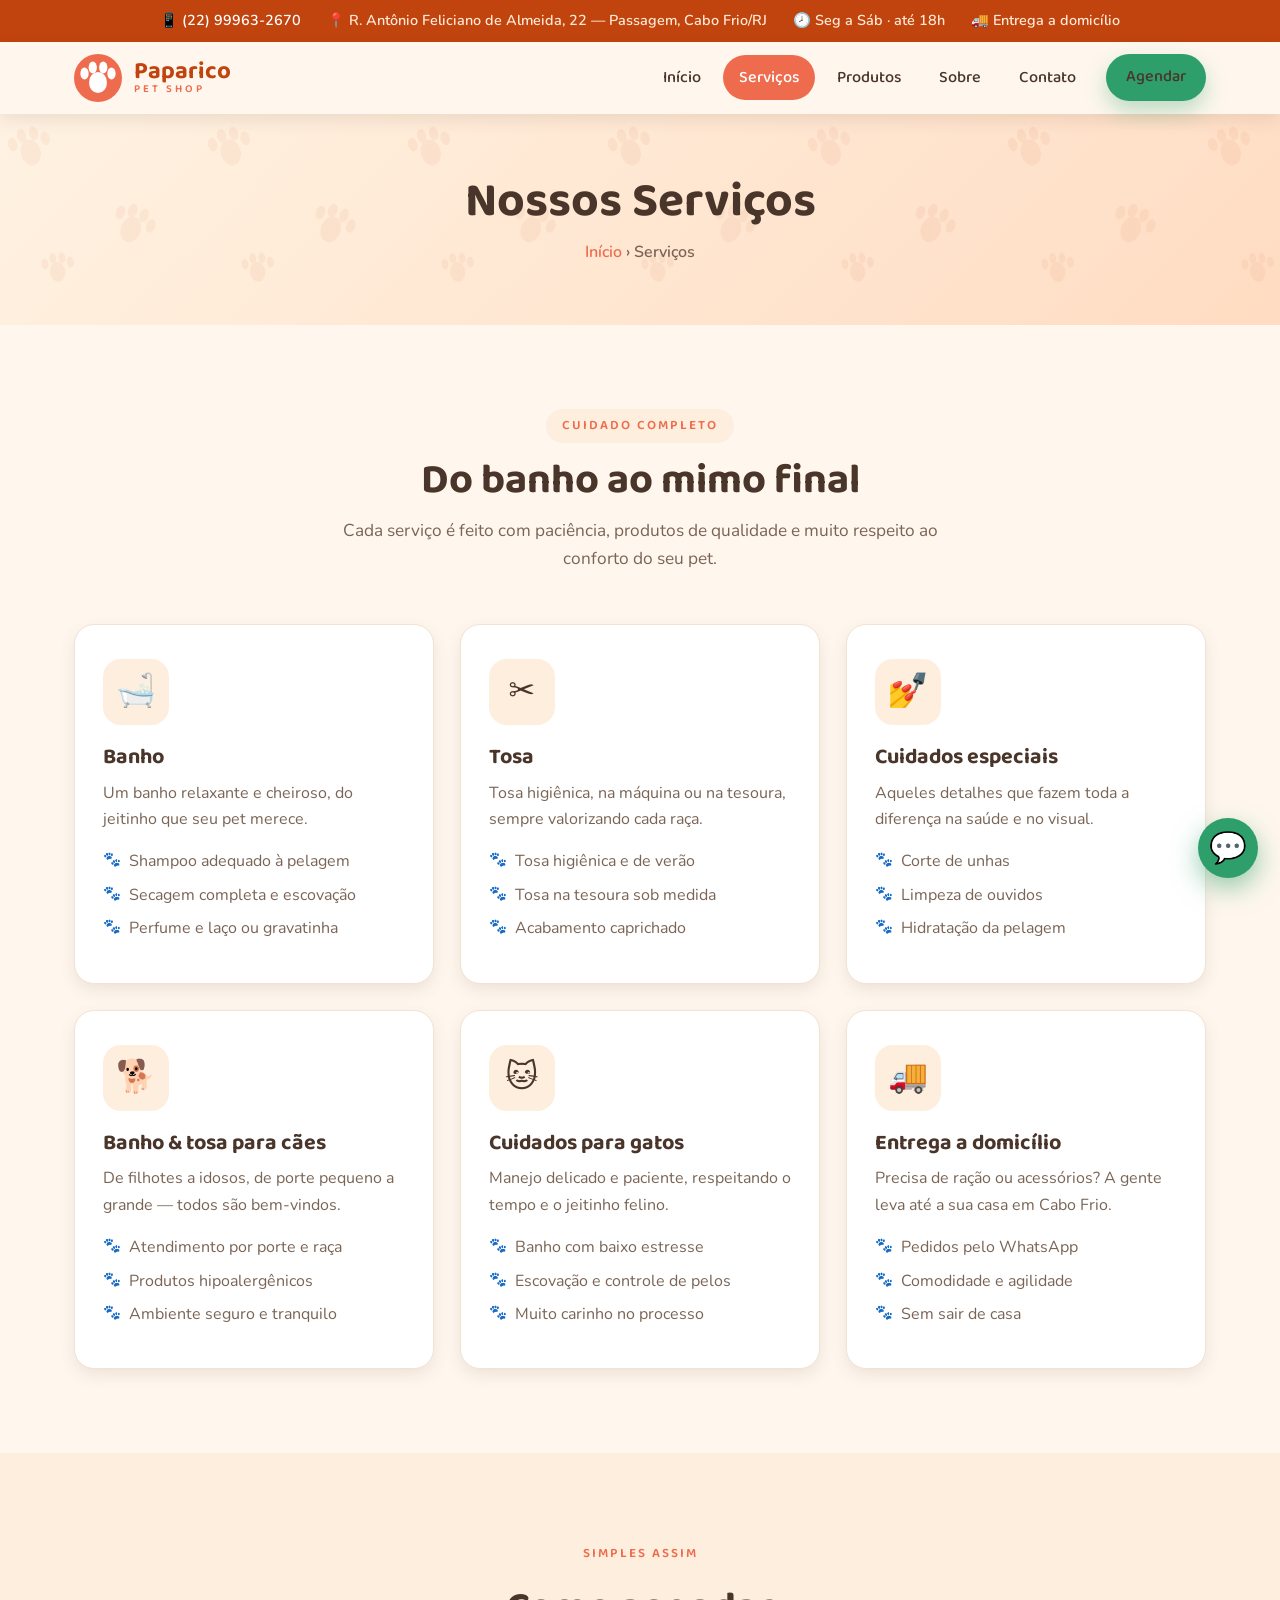
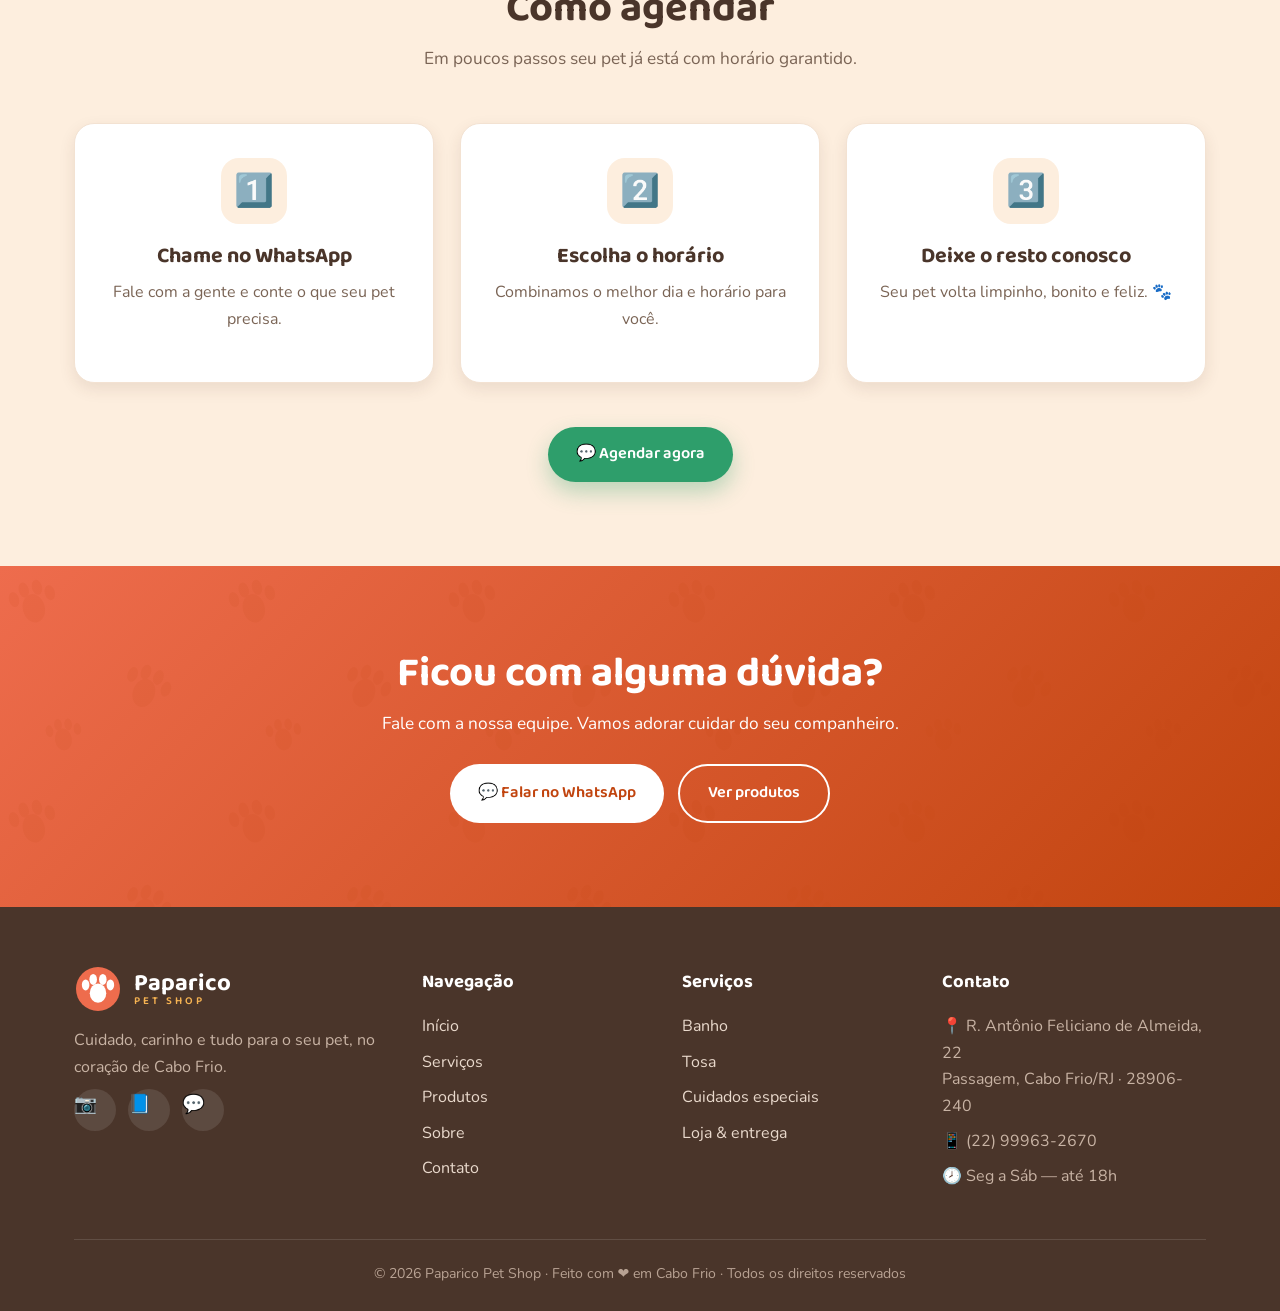
<file: servicos.html>
<!DOCTYPE html>
<html lang="pt-BR">
<head>
<meta charset="UTF-8">
<meta name="viewport" content="width=device-width, initial-scale=1.0">
<title>Serviços — Paparico Pet Shop | Banho, Tosa e Cuidados em Cabo Frio</title>
<meta name="description" content="Banho, tosa, hidratação e cuidados especiais para cães e gatos no Paparico Pet Shop, em Cabo Frio. Agende pelo WhatsApp.">
<link rel="preconnect" href="https://fonts.googleapis.com">
<link rel="preconnect" href="https://fonts.gstatic.com" crossorigin>
<link href="https://fonts.googleapis.com/css2?family=Baloo+2:wght@500;600;700&family=Nunito:wght@400;600;700&display=swap" rel="stylesheet">
<link rel="stylesheet" href="assets/style.css">
</head>
<body>

<div class="topbar">
  <div class="container">
    <a href="https://wa.me/5522999632670" target="_blank" rel="noopener">📱 (22) 99963-2670</a>
    <span class="addr">📍 R. Antônio Feliciano de Almeida, 22 — Passagem, Cabo Frio/RJ</span>
    <span>🕗 Seg a Sáb · até 18h</span>
    <span>🚚 Entrega a domicílio</span>
  </div>
</div>

<header class="nav">
  <div class="nav-inner">
    <a href="index.html" class="logo">
      <svg class="logo-mark" viewBox="0 0 64 64" xmlns="http://www.w3.org/2000/svg">
        <circle cx="32" cy="32" r="32" fill="#ee6c4d"/>
        <g fill="#fff"><ellipse cx="32" cy="38" rx="12" ry="14"/><ellipse cx="14" cy="26" rx="5.5" ry="8"/><ellipse cx="25" cy="18" rx="5.5" ry="8"/><ellipse cx="39" cy="18" rx="5.5" ry="8"/><ellipse cx="50" cy="26" rx="5.5" ry="8"/></g>
      </svg>
      <span class="logo-text">Paparico<span>PET SHOP</span></span>
    </a>
    <nav>
      <ul class="nav-links" id="navLinks">
        <li><a href="index.html">Início</a></li>
        <li><a href="servicos.html" class="active">Serviços</a></li>
        <li><a href="produtos.html">Produtos</a></li>
        <li><a href="sobre.html">Sobre</a></li>
        <li><a href="contato.html">Contato</a></li>
        <li class="nav-cta"><a href="https://wa.me/5522999632670" target="_blank" rel="noopener" class="btn btn-whats" style="padding:10px 20px;">Agendar</a></li>
      </ul>
    </nav>
    <button class="nav-toggle" id="navToggle" aria-label="Abrir menu"><span></span><span></span><span></span></button>
  </div>
</header>

<section class="page-hero">
  <div class="container">
    <h1>Nossos Serviços</h1>
    <p class="crumbs"><a href="index.html">Início</a> › Serviços</p>
  </div>
</section>

<section class="section">
  <div class="container">
    <div class="sec-head reveal">
      <span class="kicker">Cuidado completo</span>
      <h2>Do banho ao mimo final</h2>
      <p>Cada serviço é feito com paciência, produtos de qualidade e muito respeito ao conforto do seu pet.</p>
    </div>
    <div class="grid-3">
      <div class="service-card reveal">
        <div class="icon-wrap">🛁</div>
        <h3>Banho</h3>
        <p>Um banho relaxante e cheiroso, do jeitinho que seu pet merece.</p>
        <ul>
          <li>Shampoo adequado à pelagem</li>
          <li>Secagem completa e escovação</li>
          <li>Perfume e laço ou gravatinha</li>
        </ul>
      </div>
      <div class="service-card reveal">
        <div class="icon-wrap">✂️</div>
        <h3>Tosa</h3>
        <p>Tosa higiênica, na máquina ou na tesoura, sempre valorizando cada raça.</p>
        <ul>
          <li>Tosa higiênica e de verão</li>
          <li>Tosa na tesoura sob medida</li>
          <li>Acabamento caprichado</li>
        </ul>
      </div>
      <div class="service-card reveal">
        <div class="icon-wrap">💅</div>
        <h3>Cuidados especiais</h3>
        <p>Aqueles detalhes que fazem toda a diferença na saúde e no visual.</p>
        <ul>
          <li>Corte de unhas</li>
          <li>Limpeza de ouvidos</li>
          <li>Hidratação da pelagem</li>
        </ul>
      </div>
      <div class="service-card reveal">
        <div class="icon-wrap">🐕</div>
        <h3>Banho & tosa para cães</h3>
        <p>De filhotes a idosos, de porte pequeno a grande — todos são bem-vindos.</p>
        <ul>
          <li>Atendimento por porte e raça</li>
          <li>Produtos hipoalergênicos</li>
          <li>Ambiente seguro e tranquilo</li>
        </ul>
      </div>
      <div class="service-card reveal">
        <div class="icon-wrap">🐱</div>
        <h3>Cuidados para gatos</h3>
        <p>Manejo delicado e paciente, respeitando o tempo e o jeitinho felino.</p>
        <ul>
          <li>Banho com baixo estresse</li>
          <li>Escovação e controle de pelos</li>
          <li>Muito carinho no processo</li>
        </ul>
      </div>
      <div class="service-card reveal">
        <div class="icon-wrap">🚚</div>
        <h3>Entrega a domicílio</h3>
        <p>Precisa de ração ou acessórios? A gente leva até a sua casa em Cabo Frio.</p>
        <ul>
          <li>Pedidos pelo WhatsApp</li>
          <li>Comodidade e agilidade</li>
          <li>Sem sair de casa</li>
        </ul>
      </div>
    </div>
  </div>
</section>

<!-- Como funciona -->
<section class="section" style="background:var(--creme-2);">
  <div class="container">
    <div class="sec-head reveal">
      <span class="kicker">Simples assim</span>
      <h2>Como agendar</h2>
      <p>Em poucos passos seu pet já está com horário garantido.</p>
    </div>
    <div class="grid-3">
      <div class="service-card reveal" style="text-align:center;">
        <div class="icon-wrap" style="margin:0 auto 20px;">1️⃣</div>
        <h3>Chame no WhatsApp</h3>
        <p>Fale com a gente e conte o que seu pet precisa.</p>
      </div>
      <div class="service-card reveal" style="text-align:center;">
        <div class="icon-wrap" style="margin:0 auto 20px;">2️⃣</div>
        <h3>Escolha o horário</h3>
        <p>Combinamos o melhor dia e horário para você.</p>
      </div>
      <div class="service-card reveal" style="text-align:center;">
        <div class="icon-wrap" style="margin:0 auto 20px;">3️⃣</div>
        <h3>Deixe o resto conosco</h3>
        <p>Seu pet volta limpinho, bonito e feliz. 🐾</p>
      </div>
    </div>
    <div style="text-align:center;margin-top:44px;" class="reveal">
      <a href="https://wa.me/5522999632670" target="_blank" rel="noopener" class="btn btn-whats">💬 Agendar agora</a>
    </div>
  </div>
</section>

<section class="band section">
  <div class="container" style="text-align:center;">
    <div class="sec-head light reveal" style="margin-bottom:26px;">
      <h2>Ficou com alguma dúvida?</h2>
      <p>Fale com a nossa equipe. Vamos adorar cuidar do seu companheiro.</p>
    </div>
    <div class="reveal" style="display:flex;gap:14px;justify-content:center;flex-wrap:wrap;">
      <a href="https://wa.me/5522999632670" target="_blank" rel="noopener" class="btn" style="background:#fff;color:var(--terracota);">💬 Falar no WhatsApp</a>
      <a href="produtos.html" class="btn btn-ghost" style="background:transparent;color:#fff;border-color:#fff;">Ver produtos</a>
    </div>
  </div>
</section>

<footer class="site-foot">
  <div class="container">
    <div class="cols">
      <div>
        <div class="foot-logo">
          <svg class="logo-mark" viewBox="0 0 64 64" xmlns="http://www.w3.org/2000/svg" style="width:44px;height:44px;">
            <circle cx="32" cy="32" r="32" fill="#ee6c4d"/>
            <g fill="#fff"><ellipse cx="32" cy="38" rx="12" ry="14"/><ellipse cx="14" cy="26" rx="5.5" ry="8"/><ellipse cx="25" cy="18" rx="5.5" ry="8"/><ellipse cx="39" cy="18" rx="5.5" ry="8"/><ellipse cx="50" cy="26" rx="5.5" ry="8"/></g>
          </svg>
          <span class="logo-text">Paparico<span>PET SHOP</span></span>
        </div>
        <p>Cuidado, carinho e tudo para o seu pet, no coração de Cabo Frio.</p>
        <div class="socials">
          <a href="https://instagram.com/paparicopetshop" target="_blank" rel="noopener" aria-label="Instagram">📷</a>
          <a href="https://facebook.com" target="_blank" rel="noopener" aria-label="Facebook">📘</a>
          <a href="https://wa.me/5522999632670" target="_blank" rel="noopener" aria-label="WhatsApp">💬</a>
        </div>
      </div>
      <div>
        <h5>Navegação</h5>
        <a href="index.html">Início</a><a href="servicos.html">Serviços</a><a href="produtos.html">Produtos</a><a href="sobre.html">Sobre</a><a href="contato.html">Contato</a>
      </div>
      <div>
        <h5>Serviços</h5>
        <a href="servicos.html">Banho</a><a href="servicos.html">Tosa</a><a href="servicos.html">Cuidados especiais</a><a href="produtos.html">Loja & entrega</a>
      </div>
      <div>
        <h5>Contato</h5>
        <p>📍 R. Antônio Feliciano de Almeida, 22<br>Passagem, Cabo Frio/RJ · 28906-240</p>
        <p>📱 (22) 99963-2670</p>
        <p>🕗 Seg a Sáb — até 18h</p>
      </div>
    </div>
    <div class="foot-bottom">© 2026 Paparico Pet Shop · Feito com ❤️ em Cabo Frio · Todos os direitos reservados</div>
  </div>
</footer>

<a href="https://wa.me/5522999632670" target="_blank" rel="noopener" class="wa-float" aria-label="WhatsApp">💬</a>
<script src="assets/main.js"></script>
</body>
</html>
</file>
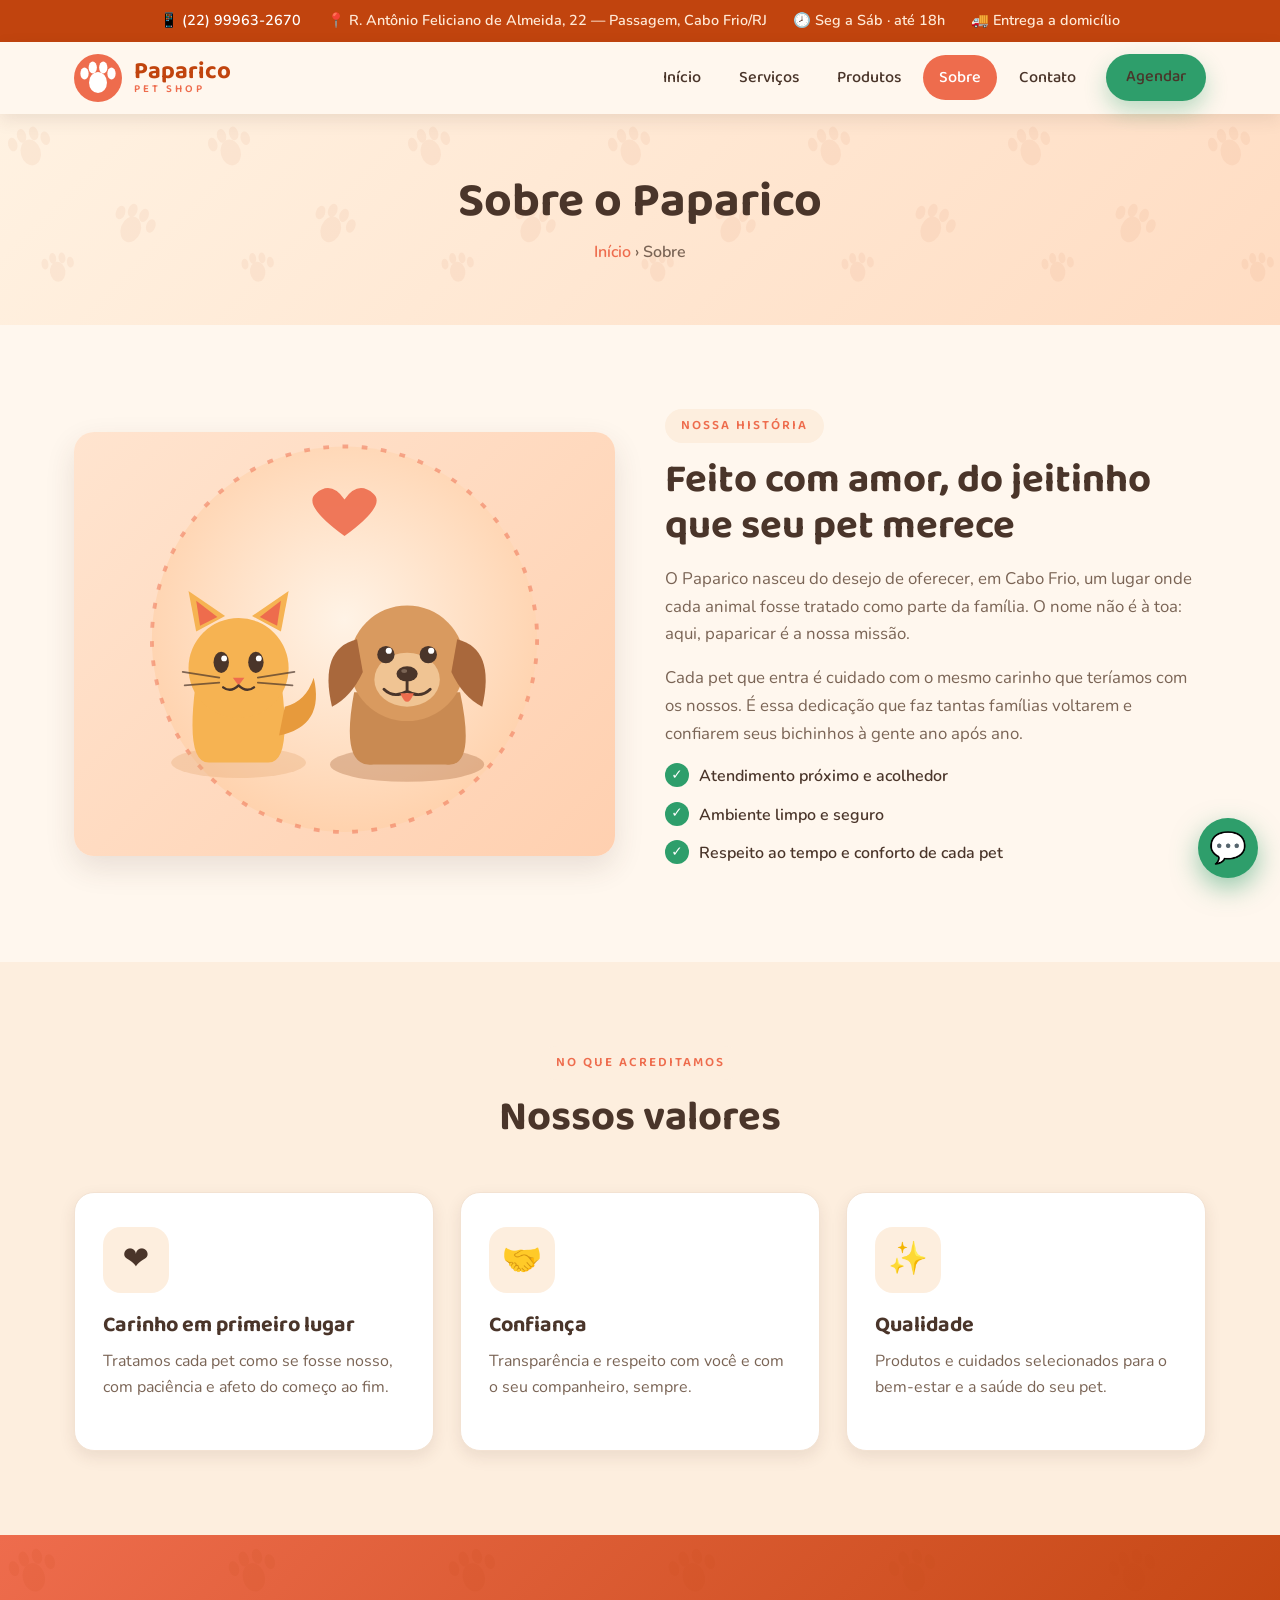
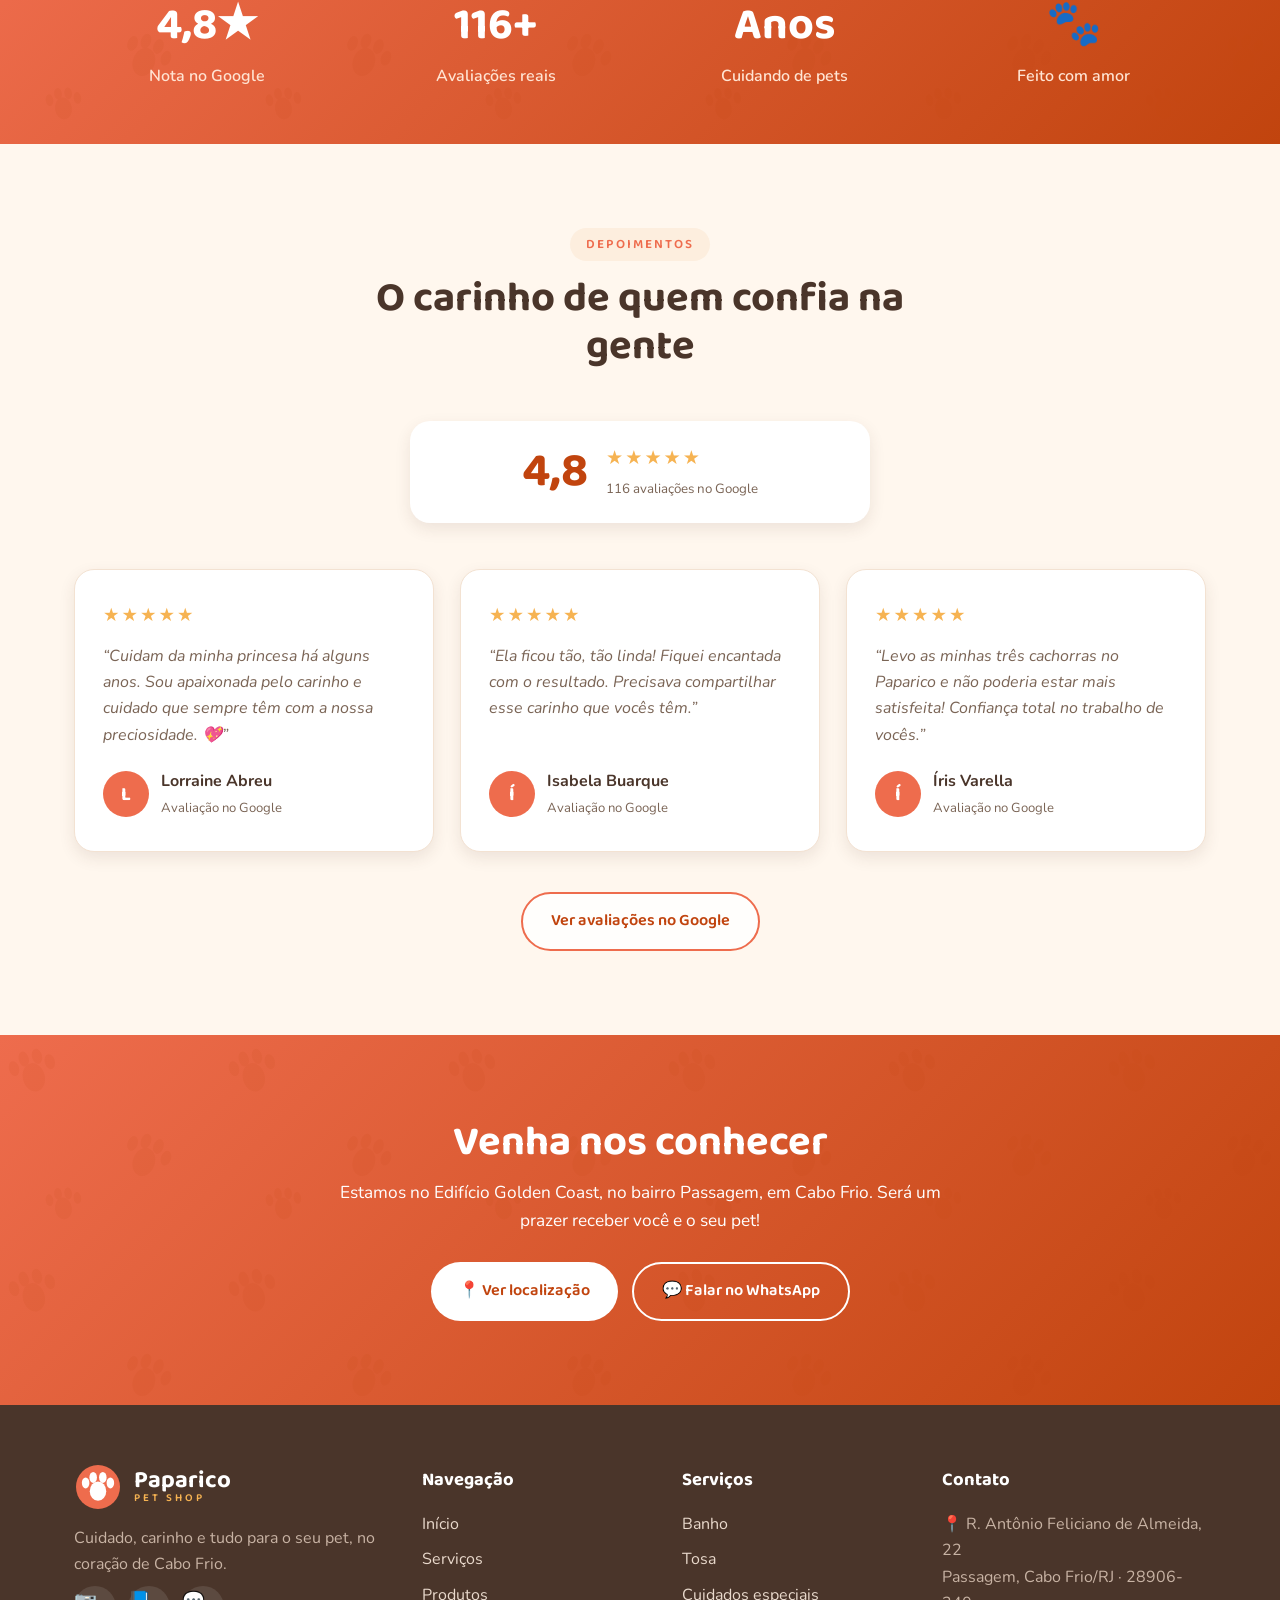
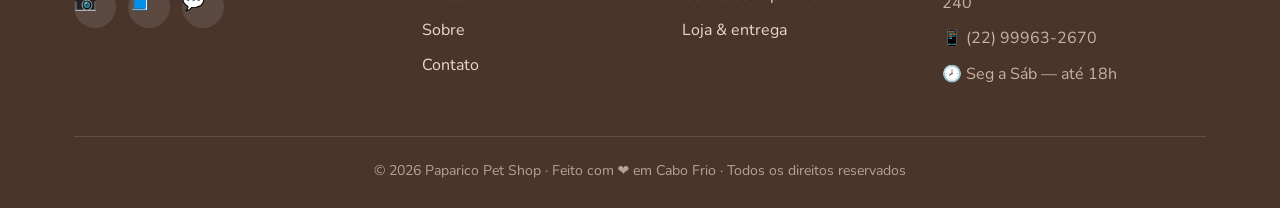
<file: sobre.html>
<!DOCTYPE html>
<html lang="pt-BR">
<head>
<meta charset="UTF-8">
<meta name="viewport" content="width=device-width, initial-scale=1.0">
<title>Sobre — Paparico Pet Shop | Cabo Frio</title>
<meta name="description" content="Conheça o Paparico Pet Shop: um pet shop feito com amor em Cabo Frio, com nota 4,8 e 116 avaliações no Google. Veja o que as famílias dizem.">
<link rel="preconnect" href="https://fonts.googleapis.com">
<link rel="preconnect" href="https://fonts.gstatic.com" crossorigin>
<link href="https://fonts.googleapis.com/css2?family=Baloo+2:wght@500;600;700&family=Nunito:wght@400;600;700&display=swap" rel="stylesheet">
<link rel="stylesheet" href="assets/style.css">
</head>
<body>

<div class="topbar">
  <div class="container">
    <a href="https://wa.me/5522999632670" target="_blank" rel="noopener">📱 (22) 99963-2670</a>
    <span class="addr">📍 R. Antônio Feliciano de Almeida, 22 — Passagem, Cabo Frio/RJ</span>
    <span>🕗 Seg a Sáb · até 18h</span>
    <span>🚚 Entrega a domicílio</span>
  </div>
</div>

<header class="nav">
  <div class="nav-inner">
    <a href="index.html" class="logo">
      <svg class="logo-mark" viewBox="0 0 64 64" xmlns="http://www.w3.org/2000/svg">
        <circle cx="32" cy="32" r="32" fill="#ee6c4d"/>
        <g fill="#fff"><ellipse cx="32" cy="38" rx="12" ry="14"/><ellipse cx="14" cy="26" rx="5.5" ry="8"/><ellipse cx="25" cy="18" rx="5.5" ry="8"/><ellipse cx="39" cy="18" rx="5.5" ry="8"/><ellipse cx="50" cy="26" rx="5.5" ry="8"/></g>
      </svg>
      <span class="logo-text">Paparico<span>PET SHOP</span></span>
    </a>
    <nav>
      <ul class="nav-links" id="navLinks">
        <li><a href="index.html">Início</a></li>
        <li><a href="servicos.html">Serviços</a></li>
        <li><a href="produtos.html">Produtos</a></li>
        <li><a href="sobre.html" class="active">Sobre</a></li>
        <li><a href="contato.html">Contato</a></li>
        <li class="nav-cta"><a href="https://wa.me/5522999632670" target="_blank" rel="noopener" class="btn btn-whats" style="padding:10px 20px;">Agendar</a></li>
      </ul>
    </nav>
    <button class="nav-toggle" id="navToggle" aria-label="Abrir menu"><span></span><span></span><span></span></button>
  </div>
</header>

<section class="page-hero">
  <div class="container">
    <h1>Sobre o Paparico</h1>
    <p class="crumbs"><a href="index.html">Início</a> › Sobre</p>
  </div>
</section>

<section class="section">
  <div class="container split">
    <div class="media reveal">
      <img src="assets/hero-pets.svg" alt="Ilustração de pets felizes" style="max-width:82%;">
    </div>
    <div class="reveal">
      <span style="display:inline-block;font-family:'Baloo 2',sans-serif;font-weight:600;letter-spacing:2px;text-transform:uppercase;font-size:.82rem;color:var(--coral);background:var(--creme-2);padding:6px 16px;border-radius:50px;margin-bottom:14px;">Nossa história</span>
      <h2>Feito com amor, do jeitinho que seu pet merece</h2>
      <p>O Paparico nasceu do desejo de oferecer, em Cabo Frio, um lugar onde cada animal fosse tratado como parte da família. O nome não é à toa: aqui, paparicar é a nossa missão.</p>
      <p>Cada pet que entra é cuidado com o mesmo carinho que teríamos com os nossos. É essa dedicação que faz tantas famílias voltarem e confiarem seus bichinhos à gente ano após ano.</p>
      <ul class="check-list">
        <li>Atendimento próximo e acolhedor</li>
        <li>Ambiente limpo e seguro</li>
        <li>Respeito ao tempo e conforto de cada pet</li>
      </ul>
    </div>
  </div>
</section>

<!-- Valores -->
<section class="section" style="background:var(--creme-2);">
  <div class="container">
    <div class="sec-head reveal">
      <span class="kicker">No que acreditamos</span>
      <h2>Nossos valores</h2>
    </div>
    <div class="grid-3">
      <div class="service-card reveal"><div class="icon-wrap">❤️</div><h3>Carinho em primeiro lugar</h3><p>Tratamos cada pet como se fosse nosso, com paciência e afeto do começo ao fim.</p></div>
      <div class="service-card reveal"><div class="icon-wrap">🤝</div><h3>Confiança</h3><p>Transparência e respeito com você e com o seu companheiro, sempre.</p></div>
      <div class="service-card reveal"><div class="icon-wrap">✨</div><h3>Qualidade</h3><p>Produtos e cuidados selecionados para o bem-estar e a saúde do seu pet.</p></div>
    </div>
  </div>
</section>

<!-- Números -->
<section class="band section-sm">
  <div class="container">
    <div class="stats">
      <div class="reveal"><div class="num">4,8★</div><div class="lbl">Nota no Google</div></div>
      <div class="reveal"><div class="num">116+</div><div class="lbl">Avaliações reais</div></div>
      <div class="reveal"><div class="num">Anos</div><div class="lbl">Cuidando de pets</div></div>
      <div class="reveal"><div class="num">🐾</div><div class="lbl">Feito com amor</div></div>
    </div>
  </div>
</section>

<!-- Avaliações -->
<section class="section">
  <div class="container">
    <div class="sec-head reveal">
      <span class="kicker">Depoimentos</span>
      <h2>O carinho de quem confia na gente</h2>
    </div>
    <div class="rating-hero reveal">
      <div class="big">4,8</div>
      <div><div class="stars">★★★★★</div><small>116 avaliações no Google</small></div>
    </div>
    <div class="grid-3">
      <div class="review-card reveal">
        <div class="stars">★★★★★</div>
        <p>“Cuidam da minha princesa há alguns anos. Sou apaixonada pelo carinho e cuidado que sempre têm com a nossa preciosidade. 💖”</p>
        <div class="who"><div class="avatar">L</div><div><strong>Lorraine Abreu</strong><span>Avaliação no Google</span></div></div>
      </div>
      <div class="review-card reveal">
        <div class="stars">★★★★★</div>
        <p>“Ela ficou tão, tão linda! Fiquei encantada com o resultado. Precisava compartilhar esse carinho que vocês têm.”</p>
        <div class="who"><div class="avatar">Í</div><div><strong>Isabela Buarque</strong><span>Avaliação no Google</span></div></div>
      </div>
      <div class="review-card reveal">
        <div class="stars">★★★★★</div>
        <p>“Levo as minhas três cachorras no Paparico e não poderia estar mais satisfeita! Confiança total no trabalho de vocês.”</p>
        <div class="who"><div class="avatar">Í</div><div><strong>Íris Varella</strong><span>Avaliação no Google</span></div></div>
      </div>
    </div>
    <div style="text-align:center;margin-top:40px;" class="reveal">
      <a href="https://www.google.com/maps/search/Paparico+Pet+Shop+Cabo+Frio" target="_blank" rel="noopener" class="btn btn-ghost">Ver avaliações no Google</a>
    </div>
  </div>
</section>

<section class="band section">
  <div class="container" style="text-align:center;">
    <div class="sec-head light reveal" style="margin-bottom:26px;">
      <h2>Venha nos conhecer</h2>
      <p>Estamos no Edifício Golden Coast, no bairro Passagem, em Cabo Frio. Será um prazer receber você e o seu pet!</p>
    </div>
    <div class="reveal" style="display:flex;gap:14px;justify-content:center;flex-wrap:wrap;">
      <a href="contato.html" class="btn" style="background:#fff;color:var(--terracota);">📍 Ver localização</a>
      <a href="https://wa.me/5522999632670" target="_blank" rel="noopener" class="btn btn-ghost" style="background:transparent;color:#fff;border-color:#fff;">💬 Falar no WhatsApp</a>
    </div>
  </div>
</section>

<footer class="site-foot">
  <div class="container">
    <div class="cols">
      <div>
        <div class="foot-logo">
          <svg class="logo-mark" viewBox="0 0 64 64" xmlns="http://www.w3.org/2000/svg" style="width:44px;height:44px;">
            <circle cx="32" cy="32" r="32" fill="#ee6c4d"/>
            <g fill="#fff"><ellipse cx="32" cy="38" rx="12" ry="14"/><ellipse cx="14" cy="26" rx="5.5" ry="8"/><ellipse cx="25" cy="18" rx="5.5" ry="8"/><ellipse cx="39" cy="18" rx="5.5" ry="8"/><ellipse cx="50" cy="26" rx="5.5" ry="8"/></g>
          </svg>
          <span class="logo-text">Paparico<span>PET SHOP</span></span>
        </div>
        <p>Cuidado, carinho e tudo para o seu pet, no coração de Cabo Frio.</p>
        <div class="socials">
          <a href="https://instagram.com/paparicopetshop" target="_blank" rel="noopener" aria-label="Instagram">📷</a>
          <a href="https://facebook.com" target="_blank" rel="noopener" aria-label="Facebook">📘</a>
          <a href="https://wa.me/5522999632670" target="_blank" rel="noopener" aria-label="WhatsApp">💬</a>
        </div>
      </div>
      <div>
        <h5>Navegação</h5>
        <a href="index.html">Início</a><a href="servicos.html">Serviços</a><a href="produtos.html">Produtos</a><a href="sobre.html">Sobre</a><a href="contato.html">Contato</a>
      </div>
      <div>
        <h5>Serviços</h5>
        <a href="servicos.html">Banho</a><a href="servicos.html">Tosa</a><a href="servicos.html">Cuidados especiais</a><a href="produtos.html">Loja & entrega</a>
      </div>
      <div>
        <h5>Contato</h5>
        <p>📍 R. Antônio Feliciano de Almeida, 22<br>Passagem, Cabo Frio/RJ · 28906-240</p>
        <p>📱 (22) 99963-2670</p>
        <p>🕗 Seg a Sáb — até 18h</p>
      </div>
    </div>
    <div class="foot-bottom">© 2026 Paparico Pet Shop · Feito com ❤️ em Cabo Frio · Todos os direitos reservados</div>
  </div>
</footer>

<a href="https://wa.me/5522999632670" target="_blank" rel="noopener" class="wa-float" aria-label="WhatsApp">💬</a>
<script src="assets/main.js"></script>
</body>
</html>
</file>
<file: assets/style.css>
/* ==========================================================================
   Paparico Pet Shop — Folha de estilo compartilhada
   Paleta quente e aconchegante (coral, terracota, creme)
   ========================================================================== */

:root {
  --coral: #ee6c4d;
  --coral-dark: #d9502f;
  --terracota: #c1440e;
  --amarelo: #f6b352;
  --creme: #fff7ee;
  --creme-2: #fdeede;
  --marrom: #4a352a;
  --marrom-claro: #7a6455;
  --branco: #ffffff;
  --verde-selo: #2e9e6b;
  --sombra: 0 12px 30px rgba(74, 53, 42, 0.12);
  --sombra-sm: 0 6px 16px rgba(74, 53, 42, 0.10);
  --radius: 20px;
  --radius-sm: 14px;
  --max: 1180px;
}

* { margin: 0; padding: 0; box-sizing: border-box; }

html { scroll-behavior: smooth; }

body {
  font-family: 'Nunito', system-ui, -apple-system, sans-serif;
  color: var(--marrom);
  background: var(--creme);
  line-height: 1.65;
  overflow-x: hidden;
}

h1, h2, h3, h4 { font-family: 'Baloo 2', 'Nunito', sans-serif; line-height: 1.15; color: var(--marrom); }

a { text-decoration: none; color: inherit; }

img { max-width: 100%; display: block; }

.container { width: 100%; max-width: var(--max); margin: 0 auto; padding: 0 24px; }

.section { padding: 84px 0; }

.section-sm { padding: 54px 0; }

/* ---------- Botões ---------- */
.btn {
  display: inline-flex; align-items: center; gap: 9px;
  font-family: 'Baloo 2', sans-serif; font-weight: 600; font-size: 1.02rem;
  padding: 14px 28px; border-radius: 50px; border: none; cursor: pointer;
  transition: transform .18s ease, box-shadow .18s ease, background .18s ease;
}
.btn-primary { background: var(--coral); color: #fff; box-shadow: 0 10px 22px rgba(238, 108, 77, 0.35); }
.btn-primary:hover { background: var(--coral-dark); transform: translateY(-3px); box-shadow: 0 14px 28px rgba(238, 108, 77, 0.45); }
.btn-whats { background: var(--verde-selo); color: #fff; box-shadow: 0 10px 22px rgba(46, 158, 107, 0.32); }
.btn-whats:hover { background: #268a5c; transform: translateY(-3px); }
.btn-ghost { background: rgba(255,255,255,.85); color: var(--terracota); border: 2px solid var(--coral); }
.btn-ghost:hover { background: var(--coral); color: #fff; transform: translateY(-3px); }

/* ---------- Cabeçalho / Navegação ---------- */
.topbar {
  background: var(--terracota); color: #ffe9d6; font-size: .9rem; font-weight: 600;
}
.topbar .container { display: flex; flex-wrap: wrap; gap: 8px 26px; align-items: center; justify-content: center; padding-top: 9px; padding-bottom: 9px; }
.topbar a { color: #fff; display: inline-flex; align-items: center; gap: 7px; }
.topbar a:hover { color: var(--amarelo); }

header.nav { position: sticky; top: 0; z-index: 50; background: rgba(255, 247, 238, .96); backdrop-filter: blur(8px); box-shadow: var(--sombra-sm); }
.nav-inner { display: flex; align-items: center; justify-content: space-between; padding: 12px 24px; max-width: var(--max); margin: 0 auto; }
.logo { display: flex; align-items: center; gap: 12px; }
.logo-mark { width: 48px; height: 48px; flex: 0 0 48px; }
.logo-text { font-family: 'Baloo 2', sans-serif; font-weight: 700; font-size: 1.5rem; color: var(--terracota); line-height: 1; }
.logo-text span { display: block; font-size: .68rem; letter-spacing: 3px; color: var(--coral); font-weight: 600; }

.nav-links { display: flex; align-items: center; gap: 6px; list-style: none; }
.nav-links a { font-family: 'Baloo 2', sans-serif; font-weight: 500; font-size: 1.02rem; padding: 9px 16px; border-radius: 50px; color: var(--marrom); transition: background .15s, color .15s; }
.nav-links a:hover, .nav-links a.active { background: var(--coral); color: #fff; }
.nav-cta { margin-left: 8px; }

.nav-toggle { display: none; background: none; border: none; cursor: pointer; padding: 8px; }
.nav-toggle span { display: block; width: 26px; height: 3px; background: var(--terracota); border-radius: 3px; margin: 5px 0; transition: .25s; }

/* ---------- Hero ---------- */
.hero { position: relative; background: linear-gradient(135deg, #fff2e2 0%, #ffe4cf 55%, #ffd9be 100%); overflow: hidden; }
.hero::before { content: ""; position: absolute; inset: 0; background-image: url("paws.svg"); background-size: 260px; opacity: .06; }
.hero .container { position: relative; display: grid; grid-template-columns: 1.05fr .95fr; gap: 40px; align-items: center; padding-top: 70px; padding-bottom: 70px; }
.hero-badge { display: inline-flex; align-items: center; gap: 8px; background: #fff; color: var(--terracota); font-weight: 700; padding: 8px 16px; border-radius: 50px; box-shadow: var(--sombra-sm); font-size: .92rem; margin-bottom: 22px; }
.hero h1 { font-size: clamp(2.3rem, 5vw, 3.5rem); margin-bottom: 18px; }
.hero h1 .accent { color: var(--coral); }
.hero p.lead { font-size: 1.18rem; color: var(--marrom-claro); max-width: 520px; margin-bottom: 30px; }
.hero-actions { display: flex; flex-wrap: wrap; gap: 14px; }
.hero-visual { position: relative; }
.hero-visual .blob { width: 100%; max-width: 460px; margin: 0 auto; filter: drop-shadow(0 20px 40px rgba(193, 68, 14, .25)); }

/* faixas rápidas */
.quick { display: grid; grid-template-columns: repeat(4, 1fr); gap: 18px; margin-top: -40px; position: relative; z-index: 3; }
.quick .card { background: #fff; border-radius: var(--radius); padding: 24px 20px; text-align: center; box-shadow: var(--sombra); transition: transform .2s; }
.quick .card:hover { transform: translateY(-6px); }
.quick .card .ic { font-size: 2.1rem; }
.quick .card h4 { margin: 8px 0 4px; font-size: 1.1rem; }
.quick .card p { font-size: .92rem; color: var(--marrom-claro); }

/* ---------- Títulos de seção ---------- */
.sec-head { text-align: center; max-width: 640px; margin: 0 auto 50px; }
.sec-head .kicker { display: inline-block; font-family: 'Baloo 2', sans-serif; font-weight: 600; letter-spacing: 2px; text-transform: uppercase; font-size: .82rem; color: var(--coral); background: var(--creme-2); padding: 6px 16px; border-radius: 50px; margin-bottom: 14px; }
.sec-head h2 { font-size: clamp(1.9rem, 4vw, 2.6rem); margin-bottom: 12px; }
.sec-head p { color: var(--marrom-claro); font-size: 1.08rem; }
.sec-head.light h2, .sec-head.light p { color: #fff; }
.sec-head.light .kicker { background: rgba(255,255,255,.2); color: #fff; }

/* ---------- Grid de serviços ---------- */
.grid-3 { display: grid; grid-template-columns: repeat(3, 1fr); gap: 26px; }
.grid-4 { display: grid; grid-template-columns: repeat(4, 1fr); gap: 22px; }

.service-card { background: #fff; border-radius: var(--radius); padding: 34px 28px; box-shadow: var(--sombra-sm); border: 1px solid #f3e2d2; transition: transform .2s, box-shadow .2s; position: relative; overflow: hidden; }
.service-card:hover { transform: translateY(-8px); box-shadow: var(--sombra); }
.service-card .icon-wrap { width: 66px; height: 66px; border-radius: 18px; display: flex; align-items: center; justify-content: center; font-size: 2rem; background: var(--creme-2); margin-bottom: 20px; }
.service-card h3 { font-size: 1.35rem; margin-bottom: 10px; }
.service-card p { color: var(--marrom-claro); margin-bottom: 16px; }
.service-card .price { font-family: 'Baloo 2', sans-serif; font-weight: 700; color: var(--terracota); font-size: 1.05rem; }
.service-card ul { list-style: none; margin: 8px 0 0; }
.service-card ul li { padding-left: 26px; position: relative; margin-bottom: 7px; color: var(--marrom-claro); }
.service-card ul li::before { content: "🐾"; position: absolute; left: 0; font-size: .9rem; }

/* ---------- Produtos ---------- */
.prod-card { background: #fff; border-radius: var(--radius-sm); overflow: hidden; box-shadow: var(--sombra-sm); border: 1px solid #f3e2d2; display: flex; flex-direction: column; transition: transform .2s, box-shadow .2s; }
.prod-card:hover { transform: translateY(-6px); box-shadow: var(--sombra); }
.prod-thumb { aspect-ratio: 1/1; display: flex; align-items: center; justify-content: center; font-size: 4rem; background: linear-gradient(135deg, var(--creme-2), #ffe7d1); }
.prod-body { padding: 18px 18px 22px; display: flex; flex-direction: column; flex: 1; }
.prod-cat { font-size: .74rem; text-transform: uppercase; letter-spacing: 1.5px; color: var(--coral); font-weight: 700; }
.prod-body h3 { font-size: 1.08rem; margin: 6px 0 4px; }
.prod-body p { font-size: .88rem; color: var(--marrom-claro); flex: 1; }
.prod-foot { display: flex; align-items: center; justify-content: space-between; margin-top: 14px; }
.prod-price { font-family: 'Baloo 2', sans-serif; font-weight: 700; color: var(--terracota); font-size: 1.2rem; }
.prod-price small { display: block; font-size: .7rem; color: var(--marrom-claro); font-weight: 500; }
.mini-btn { background: var(--coral); color: #fff; width: 42px; height: 42px; border-radius: 50%; display: flex; align-items: center; justify-content: center; font-size: 1.3rem; border: none; cursor: pointer; transition: background .15s, transform .15s; }
.mini-btn:hover { background: var(--coral-dark); transform: scale(1.08); }

.cat-chips { display: flex; flex-wrap: wrap; gap: 12px; justify-content: center; margin-bottom: 42px; }
.chip { background: #fff; border: 2px solid #f0dcc9; color: var(--marrom); padding: 10px 22px; border-radius: 50px; font-family: 'Baloo 2', sans-serif; font-weight: 600; cursor: pointer; transition: .15s; }
.chip:hover, .chip.active { background: var(--coral); border-color: var(--coral); color: #fff; }

/* ---------- Sobre / faixas ---------- */
.split { display: grid; grid-template-columns: 1fr 1fr; gap: 50px; align-items: center; }
.split .media { border-radius: var(--radius); overflow: hidden; box-shadow: var(--sombra); background: linear-gradient(135deg, #ffe4cf, #ffd0b0); min-height: 360px; display: flex; align-items: center; justify-content: center; }
.split h2 { font-size: clamp(1.8rem, 4vw, 2.5rem); margin-bottom: 16px; }
.split p { color: var(--marrom-claro); margin-bottom: 16px; font-size: 1.05rem; }
.check-list { list-style: none; }
.check-list li { padding-left: 34px; position: relative; margin-bottom: 12px; font-weight: 600; }
.check-list li::before { content: "✓"; position: absolute; left: 0; top: 0; width: 24px; height: 24px; background: var(--verde-selo); color: #fff; border-radius: 50%; display: flex; align-items: center; justify-content: center; font-size: .85rem; }

/* faixa terracota */
.band { background: linear-gradient(135deg, var(--coral) 0%, var(--terracota) 100%); color: #fff; position: relative; overflow: hidden; }
.band::before { content: ""; position: absolute; inset: 0; background-image: url("paws.svg"); background-size: 220px; opacity: .10; }
.band .container { position: relative; }

.stats { display: grid; grid-template-columns: repeat(4, 1fr); gap: 24px; text-align: center; }
.stats .num { font-family: 'Baloo 2', sans-serif; font-weight: 700; font-size: 2.8rem; color: #fff; }
.stats .lbl { color: #ffe4d3; font-weight: 600; }

/* ---------- Avaliações ---------- */
.review-card { background: #fff; border-radius: var(--radius); padding: 30px 28px; box-shadow: var(--sombra-sm); border: 1px solid #f3e2d2; display: flex; flex-direction: column; }
.review-card .stars { color: var(--amarelo); font-size: 1.15rem; margin-bottom: 12px; letter-spacing: 2px; }
.review-card p { color: var(--marrom-claro); font-style: italic; flex: 1; }
.review-card .who { display: flex; align-items: center; gap: 12px; margin-top: 20px; }
.review-card .avatar { width: 46px; height: 46px; border-radius: 50%; background: var(--coral); color: #fff; display: flex; align-items: center; justify-content: center; font-family: 'Baloo 2', sans-serif; font-weight: 700; font-size: 1.2rem; }
.review-card .who strong { display: block; color: var(--marrom); }
.review-card .who span { font-size: .82rem; color: var(--marrom-claro); }

.rating-hero { display: flex; align-items: center; gap: 18px; justify-content: center; background: #fff; border-radius: var(--radius); padding: 22px 34px; box-shadow: var(--sombra-sm); max-width: 460px; margin: 0 auto 46px; }
.rating-hero .big { font-family: 'Baloo 2', sans-serif; font-weight: 700; font-size: 3rem; color: var(--terracota); line-height: 1; }
.rating-hero .stars { color: var(--amarelo); font-size: 1.2rem; letter-spacing: 2px; }
.rating-hero small { color: var(--marrom-claro); }

/* ---------- Contato ---------- */
.contact-grid { display: grid; grid-template-columns: 1fr 1fr; gap: 42px; }
.info-item { display: flex; gap: 16px; align-items: flex-start; margin-bottom: 24px; }
.info-item .ic { width: 52px; height: 52px; flex: 0 0 52px; border-radius: 14px; background: var(--creme-2); display: flex; align-items: center; justify-content: center; font-size: 1.5rem; }
.info-item h4 { margin-bottom: 3px; font-size: 1.1rem; }
.info-item p, .info-item a { color: var(--marrom-claro); }
.info-item a:hover { color: var(--coral); }

form.contact-form { background: #fff; padding: 34px; border-radius: var(--radius); box-shadow: var(--sombra-sm); }
form.contact-form label { font-family: 'Baloo 2', sans-serif; font-weight: 600; display: block; margin-bottom: 6px; }
form.contact-form .field { margin-bottom: 18px; }
form.contact-form input, form.contact-form select, form.contact-form textarea {
  width: 100%; padding: 13px 16px; border: 2px solid #f0dcc9; border-radius: var(--radius-sm);
  font-family: inherit; font-size: 1rem; background: var(--creme); transition: border .15s; color: var(--marrom);
}
form.contact-form input:focus, form.contact-form select:focus, form.contact-form textarea:focus { outline: none; border-color: var(--coral); background: #fff; }
form.contact-form textarea { resize: vertical; min-height: 120px; }

.map-embed { border-radius: var(--radius); overflow: hidden; box-shadow: var(--sombra-sm); border: 4px solid #fff; }
.map-embed iframe { width: 100%; height: 340px; border: 0; display: block; }

/* ---------- Rodapé ---------- */
footer.site-foot { background: var(--marrom); color: #e9d9cc; padding: 60px 0 26px; }
footer.site-foot .cols { display: grid; grid-template-columns: 1.4fr 1fr 1fr 1.2fr; gap: 40px; }
footer.site-foot h5 { font-family: 'Baloo 2', sans-serif; color: #fff; font-size: 1.15rem; margin-bottom: 16px; }
footer.site-foot a { color: #e9d9cc; display: block; margin-bottom: 9px; transition: color .15s; }
footer.site-foot a:hover { color: var(--amarelo); }
footer.site-foot p { color: #c8b3a4; margin-bottom: 9px; }
.foot-logo { display: flex; align-items: center; gap: 12px; margin-bottom: 16px; }
.foot-logo .logo-text { color: #fff; }
.foot-logo .logo-text span { color: var(--amarelo); }
.socials { display: flex; gap: 12px; margin-top: 6px; }
.socials a { width: 42px; height: 42px; border-radius: 50%; background: rgba(255,255,255,.1); display: flex; align-items: center; justify-content: center; margin: 0; font-size: 1.15rem; }
.socials a:hover { background: var(--coral); }
.foot-bottom { border-top: 1px solid rgba(255,255,255,.12); margin-top: 40px; padding-top: 22px; text-align: center; font-size: .88rem; color: #b8a293; }

/* ---------- Botão flutuante WhatsApp ---------- */
.wa-float { position: fixed; right: 22px; bottom: 22px; z-index: 90; width: 60px; height: 60px; border-radius: 50%; background: var(--verde-selo); color: #fff; display: flex; align-items: center; justify-content: center; box-shadow: 0 10px 26px rgba(46,158,107,.5); font-size: 1.9rem; transition: transform .2s; }
.wa-float:hover { transform: scale(1.1); }

/* ---------- Page header (subpáginas) ---------- */
.page-hero { background: linear-gradient(135deg, #fff2e2, #ffdcc2); padding: 60px 0; text-align: center; position: relative; overflow: hidden; }
.page-hero::before { content: ""; position: absolute; inset: 0; background-image: url("paws.svg"); background-size: 200px; opacity: .06; }
.page-hero .container { position: relative; }
.page-hero h1 { font-size: clamp(2rem, 5vw, 3rem); margin-bottom: 10px; }
.page-hero .crumbs { color: var(--marrom-claro); font-weight: 600; }
.page-hero .crumbs a { color: var(--coral); }

/* ---------- Reveal on scroll ---------- */
.reveal { opacity: 0; transform: translateY(24px); transition: opacity .6s ease, transform .6s ease; }
.reveal.show { opacity: 1; transform: none; }

/* ---------- Responsivo ---------- */
@media (max-width: 960px) {
  .hero .container { grid-template-columns: 1fr; text-align: center; }
  .hero p.lead { margin-left: auto; margin-right: auto; }
  .hero-actions { justify-content: center; }
  .hero-visual { order: -1; }
  .split { grid-template-columns: 1fr; }
  .contact-grid { grid-template-columns: 1fr; }
  .grid-4 { grid-template-columns: repeat(2, 1fr); }
  .quick { grid-template-columns: repeat(2, 1fr); }
  footer.site-foot .cols { grid-template-columns: 1fr 1fr; }
}
@media (max-width: 720px) {
  .nav-links {
    position: fixed; top: 74px; right: 0; left: 0; flex-direction: column; align-items: stretch;
    background: var(--creme); padding: 16px 22px 22px; gap: 4px; box-shadow: var(--sombra);
    border-top: 1px solid #f0dcc9;
    opacity: 0; visibility: hidden; transform: translateY(-12px);
    transition: opacity .25s ease, transform .25s ease, visibility .25s;
  }
  .nav-links.open { opacity: 1; visibility: visible; transform: none; }
  .nav-links a { padding: 14px 16px; font-size: 1.08rem; }
  .nav-cta { margin: 10px 0 0; }
  .nav-cta a { display: flex; justify-content: center; }
  .nav-toggle { display: block; }
  .nav-toggle.active span:nth-child(1) { transform: translateY(8px) rotate(45deg); }
  .nav-toggle.active span:nth-child(2) { opacity: 0; }
  .nav-toggle.active span:nth-child(3) { transform: translateY(-8px) rotate(-45deg); }

  .grid-3 { grid-template-columns: 1fr; }
  .stats { grid-template-columns: repeat(2, 1fr); gap: 30px 12px; }
  .section { padding: 56px 0; }
  .section-sm { padding: 44px 0; }

  /* Hero: título primeiro, imagem menor */
  .hero .container { padding-top: 40px; padding-bottom: 44px; gap: 26px; }
  .hero-text { order: 1; }
  .hero-visual { order: 2; }
  .hero-visual .blob { max-width: 260px; }
  .hero-badge { margin-bottom: 16px; }
  .hero h1 { font-size: 2.1rem; }
  .hero p.lead { font-size: 1.06rem; margin-bottom: 24px; }
  .hero-actions .btn { width: 100%; justify-content: center; }

  /* Barra superior enxuta */
  .topbar { font-size: .82rem; }
  .topbar .container { gap: 4px 18px; }
  .topbar .addr { display: none; }

  /* Títulos de página / seção mais compactos */
  .page-hero { padding: 44px 0; }
  .sec-head { margin-bottom: 36px; }
  .split { gap: 32px; }
  .split .media { min-height: 240px; }

  /* Cards de serviço e produto com respiro */
  .service-card { padding: 28px 22px; }

  /* Formulário e rodapé */
  form.contact-form { padding: 26px 20px; }
  .info-item { margin-bottom: 20px; }
}
@media (max-width: 460px) {
  .container { padding: 0 18px; }
  .grid-4 { grid-template-columns: 1fr; }
  .quick { grid-template-columns: 1fr; }
  footer.site-foot .cols { grid-template-columns: 1fr; text-align: center; }
  footer.site-foot .foot-logo, .socials { justify-content: center; }
  .hero h1 { font-size: 1.95rem; }
  .page-hero h1 { font-size: 1.9rem; }
  .sec-head h2, .split h2 { font-size: 1.7rem; }
  .rating-hero { flex-direction: column; text-align: center; gap: 8px; padding: 22px; }
  .cat-chips { gap: 8px; }
  .chip { padding: 9px 16px; font-size: .95rem; }
  .wa-float { width: 54px; height: 54px; font-size: 1.7rem; right: 16px; bottom: 16px; }
  .btn { padding: 13px 22px; font-size: .98rem; }
}
</file>
